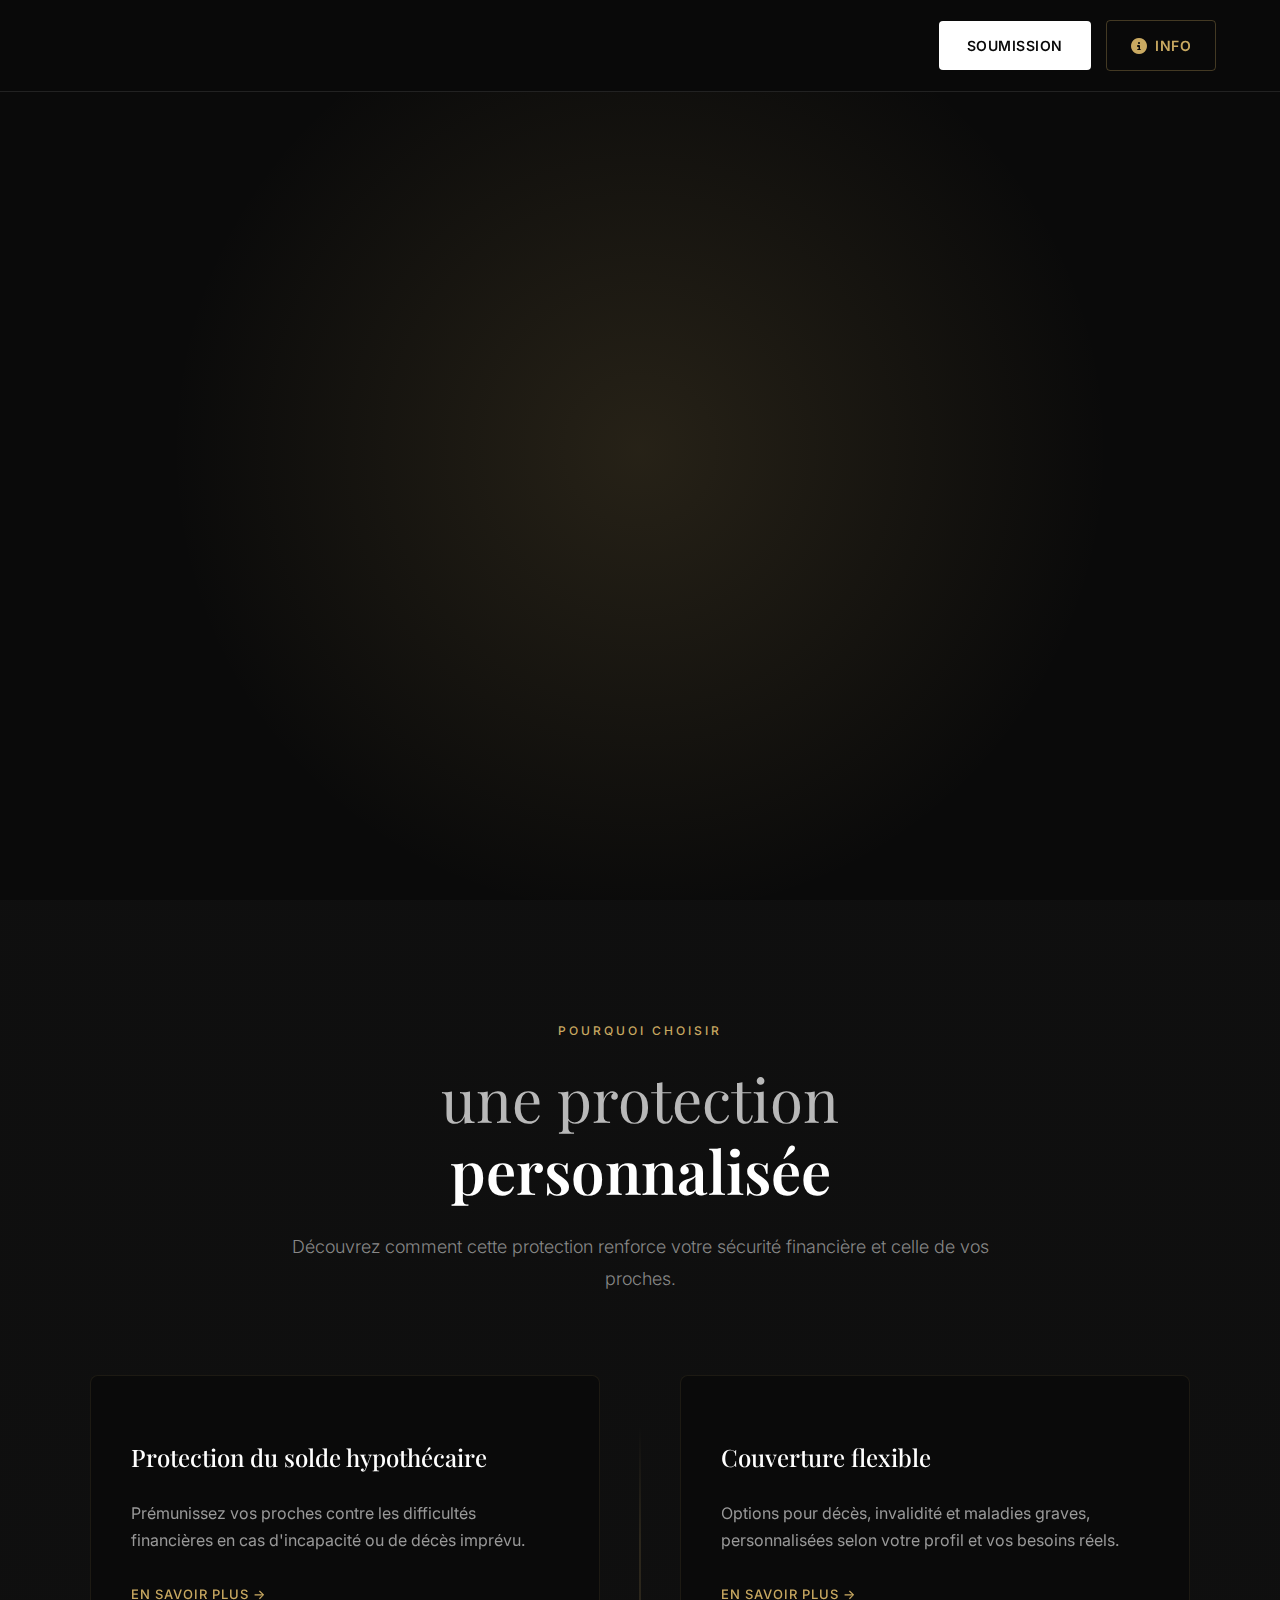
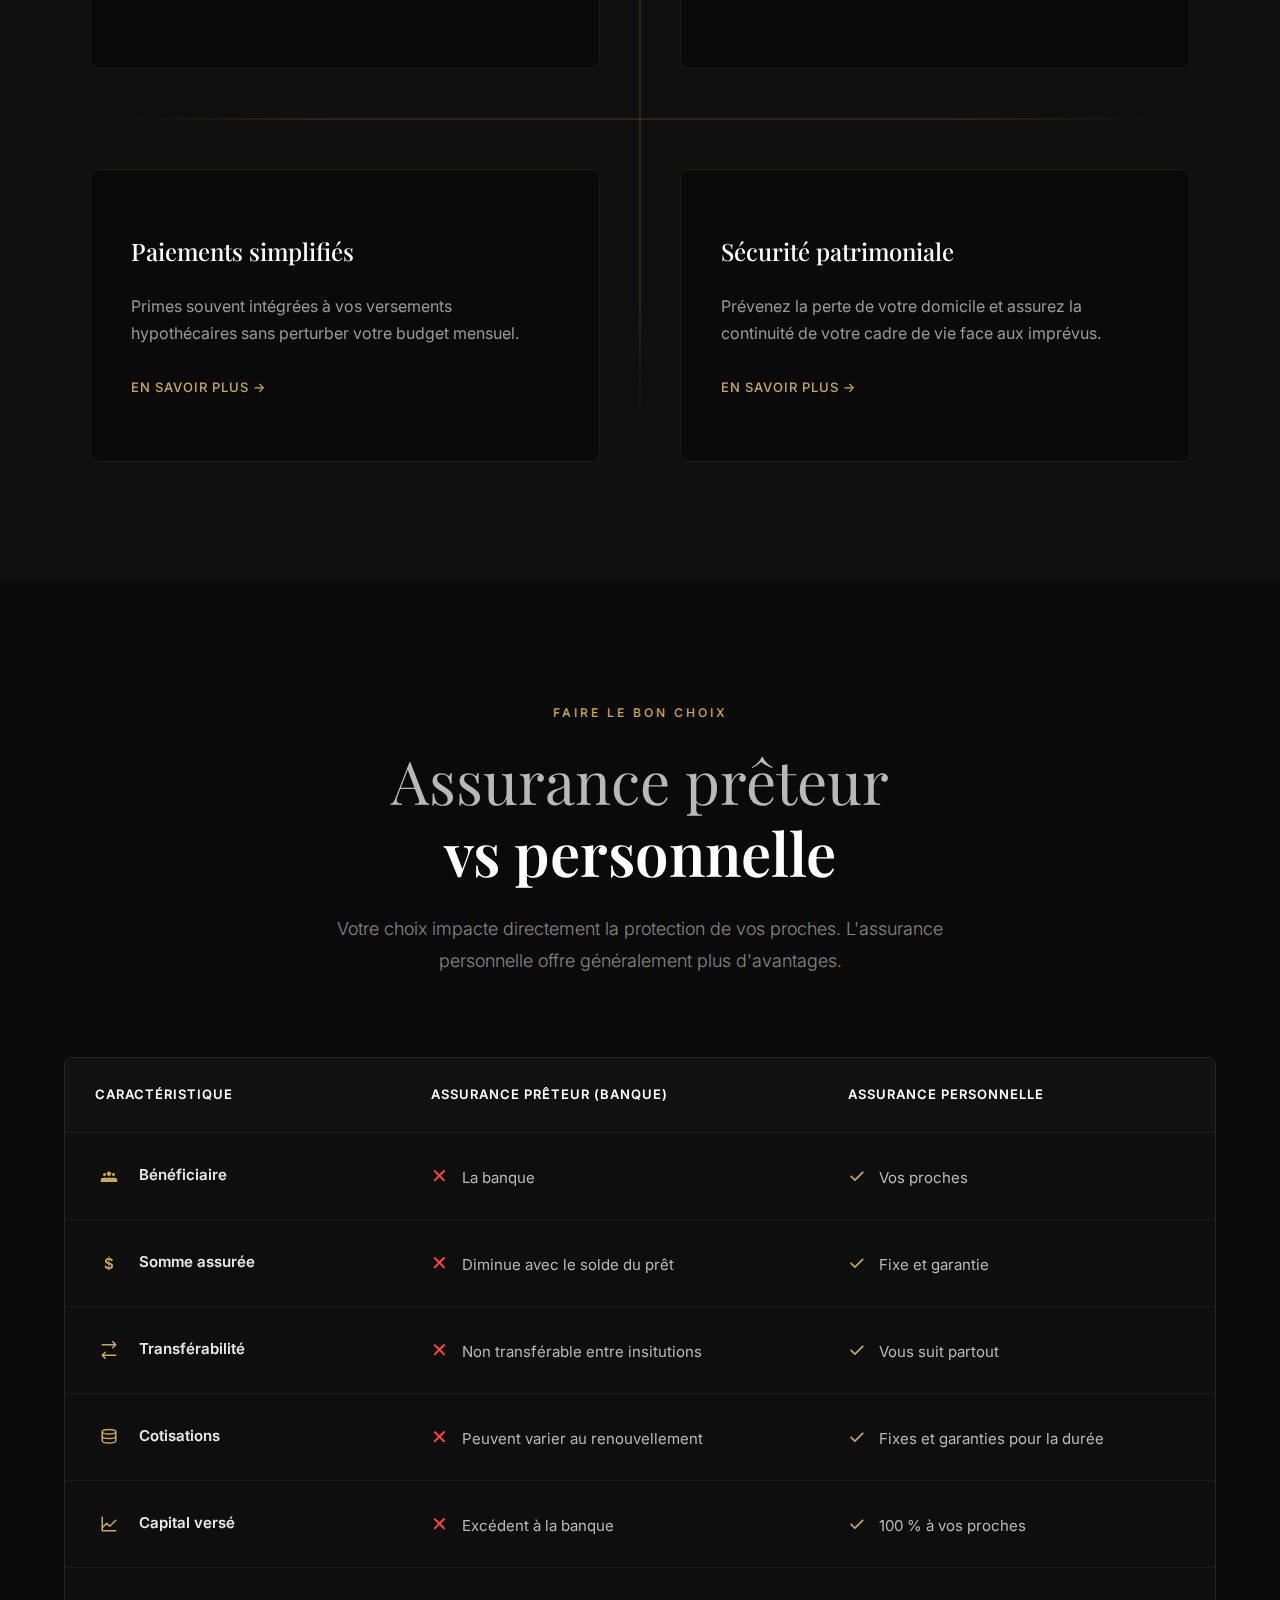
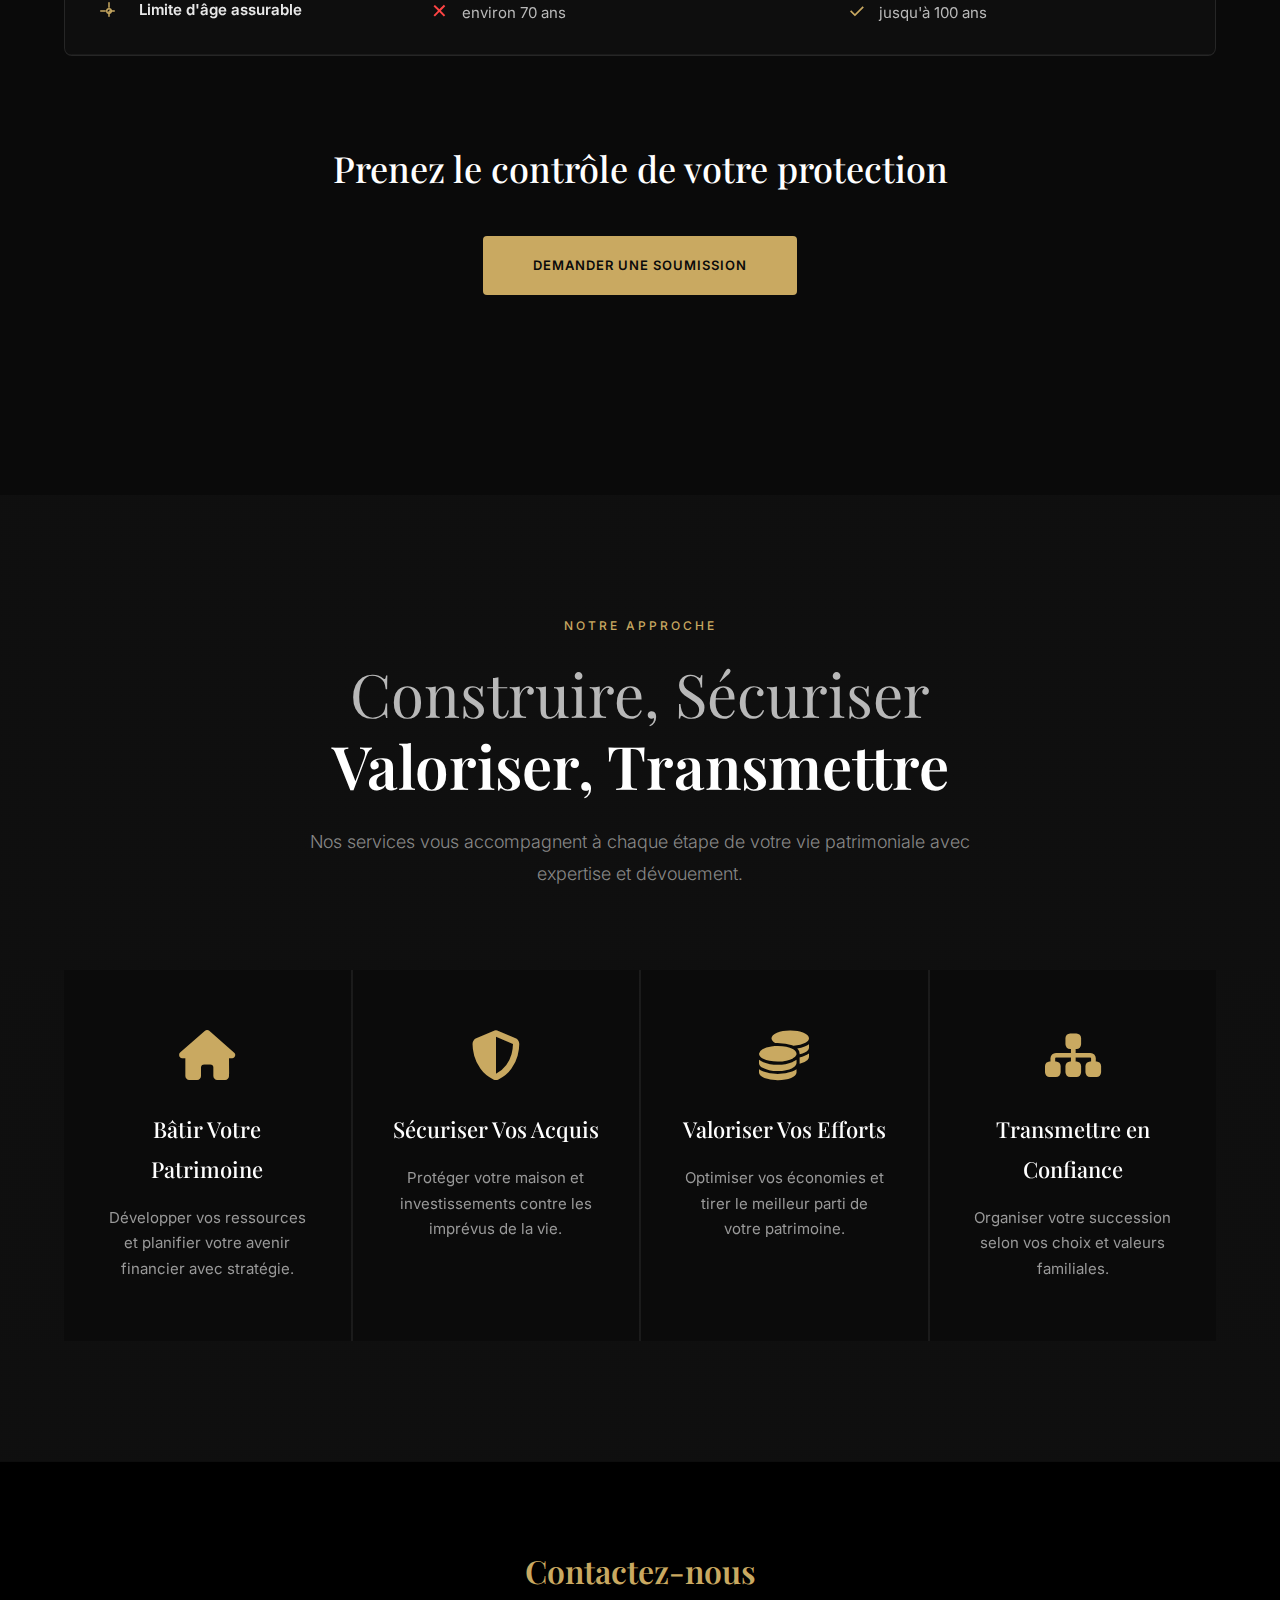
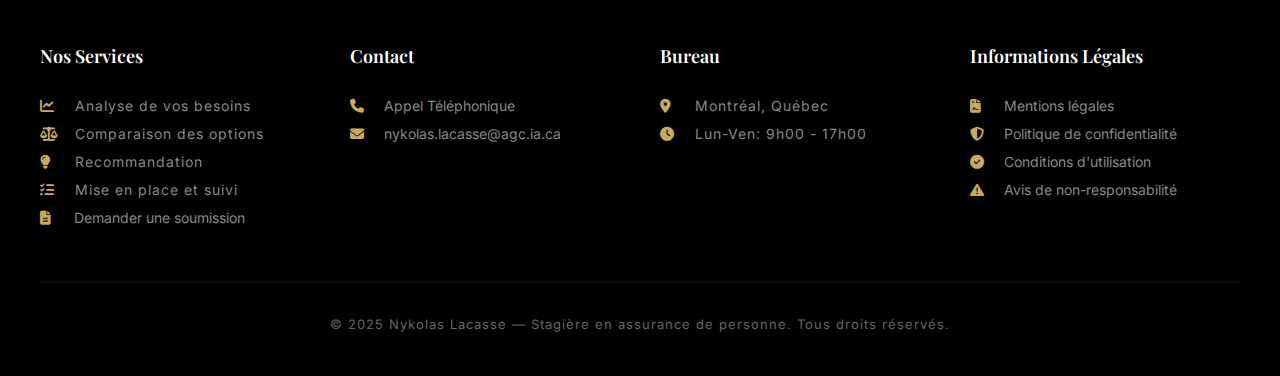
<file: index.html>
<!DOCTYPE html>
<html lang="fr">
<head>
  <meta charset="UTF-8">
  <meta http-equiv="refresh" content="0; url=Landing_page.html">
  <title>Redirection...</title>
</head>
<body>
  <p>Redirection en cours...</p>
  <script>
    window.location.href = "Landing_page.html";
  </script>
</body>
</html>
</file>
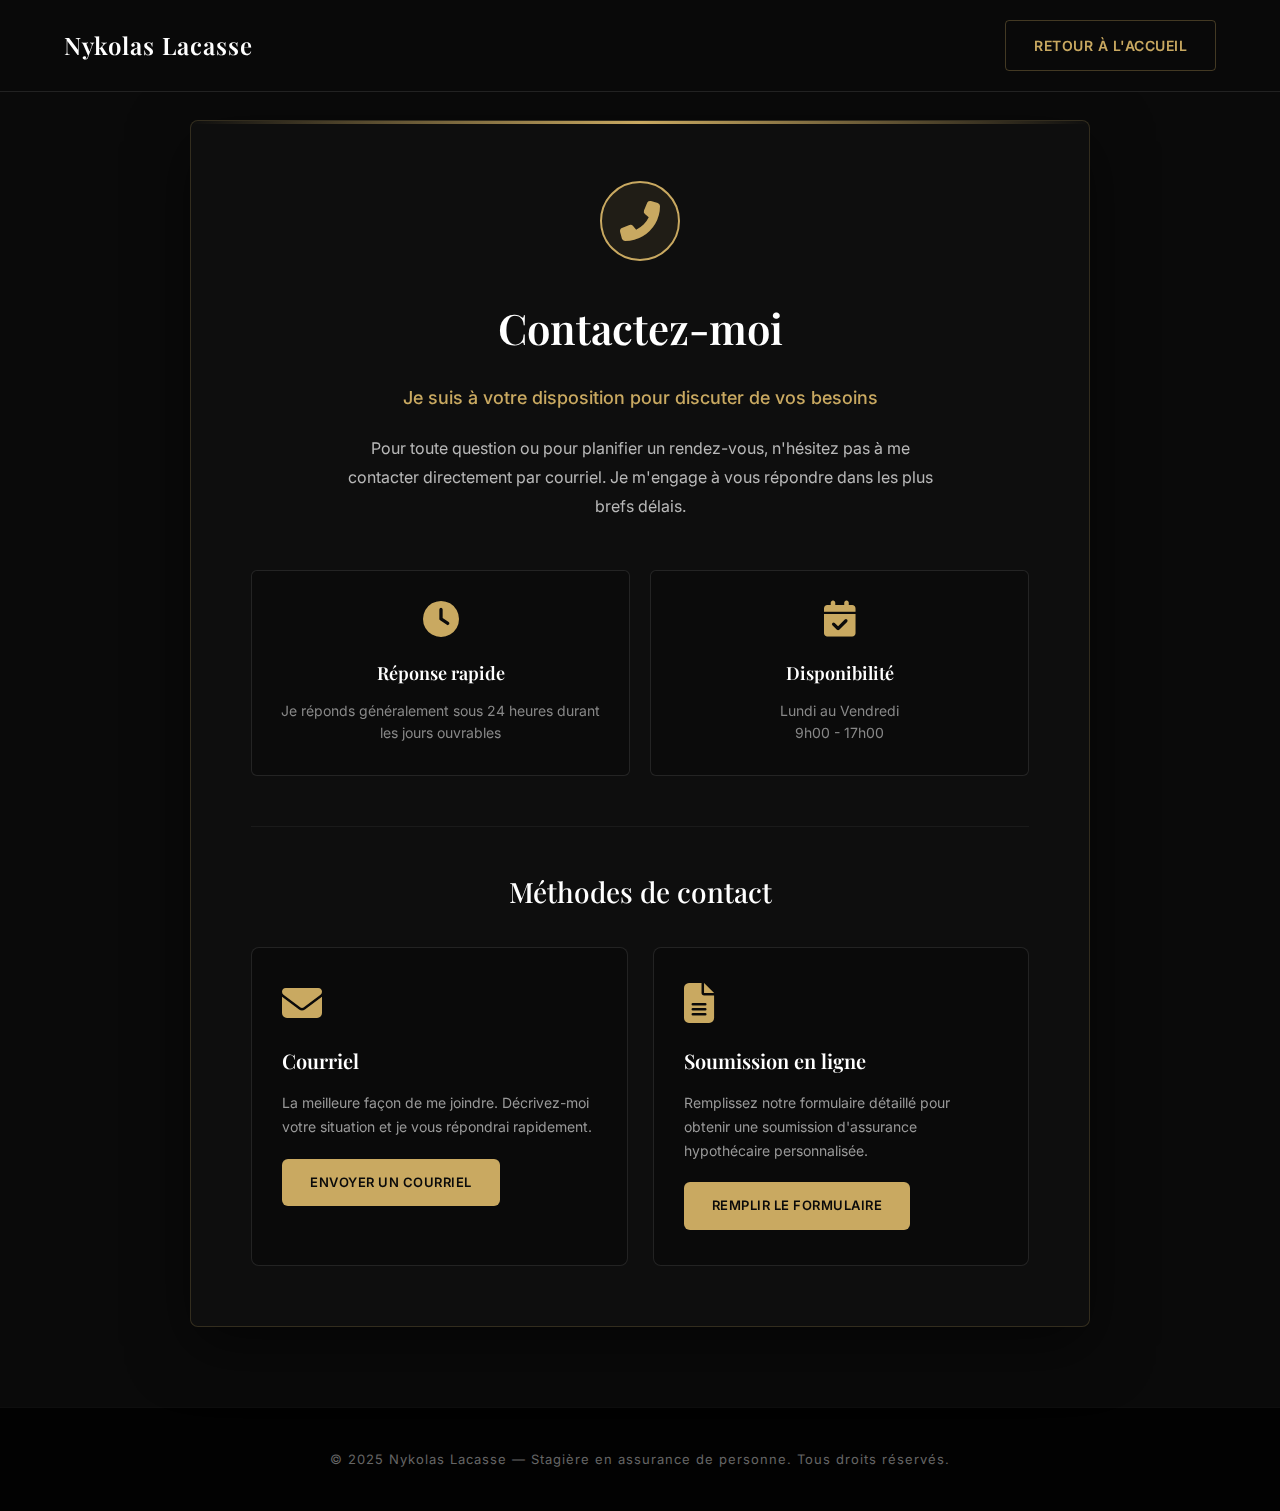
<file: contact-appel.html>
<!DOCTYPE html>
<html lang="fr">
<head>
  <meta charset="UTF-8">
  <meta name="viewport" content="width=device-width, initial-scale=1.0">
  <title>Demande de Contact - Nykolas Lacasse</title>
  <link rel="preconnect" href="https://fonts.googleapis.com">
  <link rel="preconnect" href="https://fonts.gstatic.com" crossorigin>
  <link href="https://fonts.googleapis.com/css2?family=Inter:wght@300;400;500;600;700&family=Playfair+Display:wght@400;500;600;700&display=swap" rel="stylesheet">
  <link rel="stylesheet" href="https://cdnjs.cloudflare.com/ajax/libs/font-awesome/6.5.0/css/all.min.css">
  <link rel="stylesheet" href="/style/contact-appel.css">
</head>
<body>

  <nav>
    <a href="Landing_page.html" class="logo">Nykolas Lacasse</a>
    <a href="Landing_page.html" class="nav-link">Retour à l'accueil</a>
  </nav>

  <section class="contact-section">
    <div class="contact-container">
      <div class="contact-header">
        <div class="contact-icon">
          <i class="fas fa-phone-alt"></i>
        </div>

        <h1 class="contact-title">Contactez-moi</h1>
        <p class="contact-subtitle">Je suis à votre disposition pour discuter de vos besoins</p>
        <p class="contact-description">
          Pour toute question ou pour planifier un rendez-vous, n'hésitez pas à me contacter directement par courriel. 
          Je m'engage à vous répondre dans les plus brefs délais.
        </p>
      </div>

      <div class="info-cards">
        <div class="info-card">
          <i class="fas fa-clock"></i>
          <h3>Réponse rapide</h3>
          <p>Je réponds généralement sous 24 heures durant les jours ouvrables</p>
        </div>
        <div class="info-card">
          <i class="fas fa-calendar-check"></i>
          <h3>Disponibilité</h3>
          <p>Lundi au Vendredi<br>9h00 - 17h00</p>
        </div>
      </div>

      <div class="contact-methods">
        <h2>Méthodes de contact</h2>
        <div class="method-grid">
          <div class="method-card">
            <i class="fas fa-envelope"></i>
            <h3>Courriel</h3>
            <p>La meilleure façon de me joindre. Décrivez-moi votre situation et je vous répondrai rapidement.</p>
            <a href="mailto:nykolas.lacasse@agc.ia.ca?subject=Demande de contact - Assurance Hypothécaire&body=Bonjour Nykolas,%0D%0A%0D%0AJe souhaite vous contacter concernant :%0D%0A%0D%0A[Décrivez brièvement votre besoin]%0D%0A%0D%0AMon nom : %0D%0AMon téléphone : %0D%0A%0D%0AMerci," class="method-btn">Envoyer un courriel</a>
          </div>

          <div class="method-card">
            <i class="fas fa-file-alt"></i>
            <h3>Soumission en ligne</h3>
            <p>Remplissez notre formulaire détaillé pour obtenir une soumission d'assurance hypothécaire personnalisée.</p>
            <a href="formulaire.html" class="method-btn">Remplir le formulaire</a>
          </div>
        </div>
      </div>
    </div>
  </section>

  <footer>
    <p>&copy; 2025 Nykolas Lacasse — Stagière en assurance de personne. Tous droits réservés.</p>
  </footer>

</body>
</html>
</file>
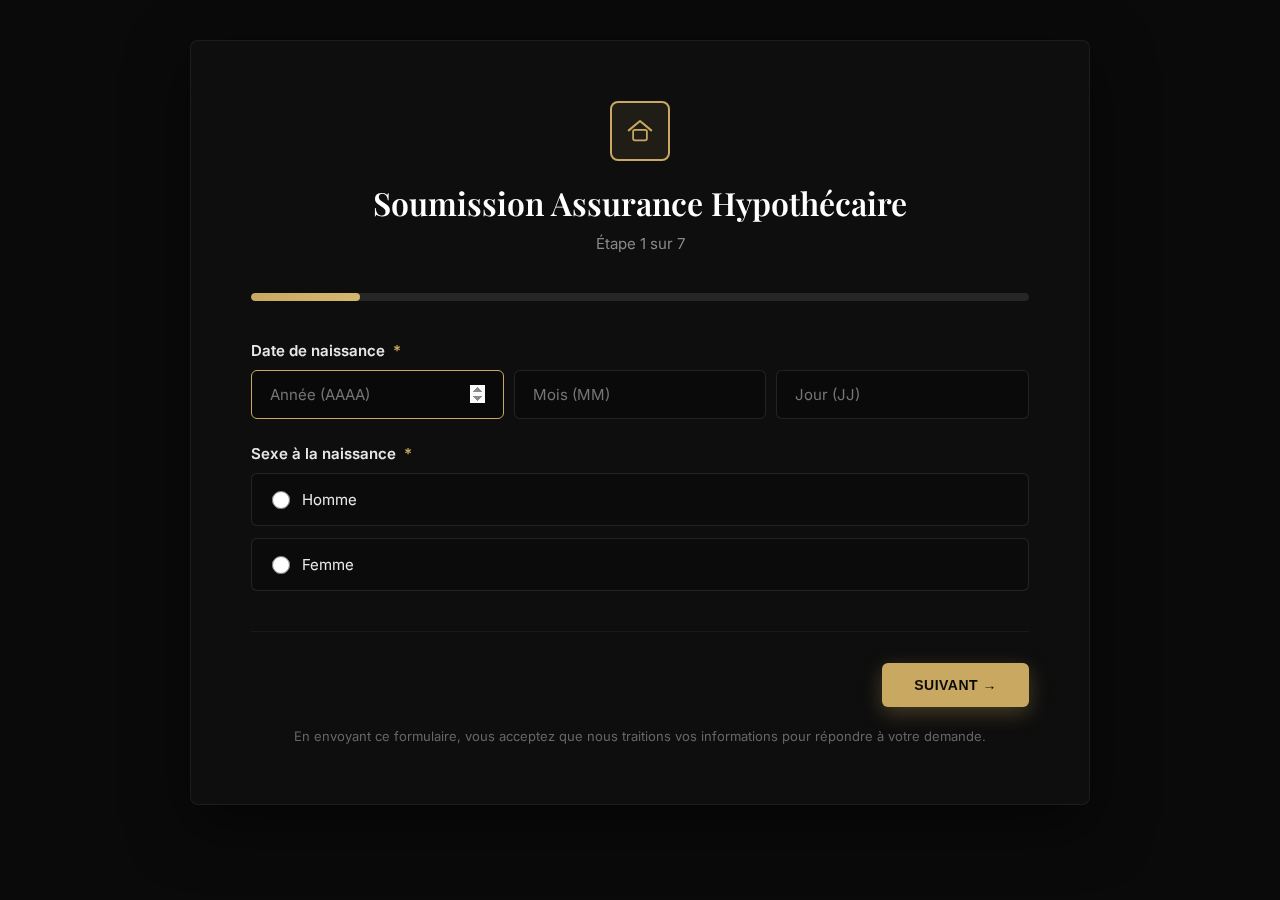
<file: formulaire.html>
<!DOCTYPE html>
<html lang="fr">
<head>
  <meta charset="UTF-8">
  <meta name="viewport" content="width=device-width, initial-scale=1.0">
  <title>Soumission Assurance Hypothécaire</title>
  <link rel="preconnect" href="https://fonts.googleapis.com">
  <link rel="preconnect" href="https://fonts.gstatic.com" crossorigin>
  <link href="https://fonts.googleapis.com/css2?family=Inter:wght@300;400;500;600;700&family=Playfair+Display:wght@400;500;600;700&display=swap" rel="stylesheet">
  <link rel="stylesheet" href="/style/formulaire.css">
</head>
<body>

  <div id="form-container">
    <form id="arcadia-form" method="POST" novalidate>
      <input type="hidden" name="_subject" value="Nouvelle soumission - Assurance Hypothécaire">
      <input type="hidden" name="_next" value="merci.html">
      <input type="hidden" name="_captcha" value="false">
      <input type="hidden" name="_replyto" id="_replyto_hidden" value="">
      <input type="hidden" name="date_naissance" id="date_naissance_hidden">
      <input type="hidden" name="co_date_naissance" id="co_date_naissance_hidden">

      <div class="form-header">
        <div class="form-icon">
          <svg width="30" height="30" viewBox="0 0 24 24" fill="none" xmlns="http://www.w3.org/2000/svg">
            <path d="M3 11.5L12 4l9 7.5" stroke="currentColor" stroke-width="1.6" stroke-linecap="round" stroke-linejoin="round"/>
            <rect x="6.5" y="11" width="11" height="8.5" rx="1.5" stroke="currentColor" stroke-width="1.4"/>
          </svg>
        </div>
        <div class="form-title">Soumission Assurance Hypothécaire</div>
        <div class="form-subtitle">Étape <span id="current-step-label">1</span> sur 7</div>
      </div>

      <div class="progress-wrapper">
        <div class="progress-bar">
          <div class="progress-fill" id="progress-fill"></div>
        </div>
      </div>

      <!-- STEP 1 -->
      <section class="form-step active" data-step="1">
        <div class="form-row">
          <label class="form-label">Date de naissance <span class="required-asterisk">*</span></label>
          <div class="date-input-group">
            <input type="number" id="dob-year" placeholder="Année (AAAA)" min="1900" max="2025">
            <input type="number" id="dob-month" placeholder="Mois (MM)" min="1" max="12">
            <input type="number" id="dob-day" placeholder="Jour (JJ)" min="1" max="31">
          </div>
          <div class="field-error" id="dob-error">Veuillez entrer une date valide</div>
        </div>

        <div class="form-row">
          <label class="form-label">Sexe à la naissance <span class="required-asterisk">*</span></label>
          <div class="radio-group">
            <div class="radio-option">
              <input type="radio" name="sexe_naissance" value="Homme" id="sexe-homme" required>
              <label for="sexe-homme">Homme</label>
            </div>
            <div class="radio-option">
              <input type="radio" name="sexe_naissance" value="Femme" id="sexe-femme" required>
              <label for="sexe-femme">Femme</label>
            </div>
          </div>
        </div>
      </section>

      <!-- STEP 2 -->
      <section class="form-step" data-step="2">
        <div class="form-row">
          <label class="form-label">Statut de tabagisme (au cours des 12 derniers mois) <span class="required-asterisk">*</span></label>
          <div class="radio-group">
            <div class="radio-option">
              <input type="radio" name="tabagisme" value="Fumeur" id="tab-fumeur" required>
              <label for="tab-fumeur">Fumeur (cigarette, vapoteuse, cigare, etc.)</label>
            </div>
            <div class="radio-option">
              <input type="radio" name="tabagisme" value="Fume occasionnellement" id="tab-occasion">
              <label for="tab-occasion">Fume à l'occasion (une fois cette année)</label>
            </div>
            <div class="radio-option">
              <input type="radio" name="tabagisme" value="Non-fumeur" id="tab-non">
              <label for="tab-non">Non-fumeur</label>
            </div>
          </div>
        </div>
      </section>

      <!-- STEP 3 -->
      <section class="form-step" data-step="3">
        <div class="form-row">
          <label class="form-label">Le besoin de l'assurance est pour : <span class="required-asterisk">*</span></label>
          <div class="radio-group">
            <div class="radio-option">
              <input type="radio" name="besoin_assurance" value="Futur achat" id="besoin-futur" required>
              <label for="besoin-futur">Futur achat</label>
            </div>
            <div class="radio-option">
              <input type="radio" name="besoin_assurance" value="Prêt en cours ou renouvellement" id="besoin-cours">
              <label for="besoin-cours">Prêt en cours ou renouvellement</label>
            </div>
          </div>
        </div>

        <div class="form-row" id="assurance-existante-row" style="display:none;">
          <label class="form-label">Avez-vous une assurance hypothécaire ? <span class="required-asterisk">*</span></label>
          <div class="radio-group">
            <div class="radio-option">
              <input type="radio" name="assurance_existante" value="Oui" id="ass-oui">
              <label for="ass-oui">Oui</label>
            </div>
            <div class="radio-option">
              <input type="radio" name="assurance_existante" value="Non" id="ass-non">
              <label for="ass-non">Non</label>
            </div>
          </div>
        </div>

        <div class="form-row" id="assurance-institution-row" style="display:none;">
          <label class="form-label">Avec quelle institution ?</label>
          <input type="text" name="assurance_institution" placeholder="Nom de l'institution">
        </div>
      </section>

      <!-- STEP 4 -->
      <section class="form-step" data-step="4">
        <div class="form-row">
          <label class="form-label">Aurez-vous un(e) Partenaire d'emprunt ? <span class="required-asterisk">*</span></label>
          <div class="radio-group">
            <div class="radio-option">
              <input type="radio" name="co_emprunteur_present" value="Oui" id="co-oui" required>
              <label for="co-oui">Oui</label>
            </div>
            <div class="radio-option">
              <input type="radio" name="co_emprunteur_present" value="Non" id="co-non">
              <label for="co-non">Non</label>
            </div>
          </div>
        </div>

        <div id="coempr-row" style="display:none; margin-top:20px;">
          <div class="form-row">
            <label class="form-label">Date de naissance du co-emprunteur <span class="required-asterisk">*</span></label>
            <div class="date-input-group">
              <input type="number" id="co-dob-year" placeholder="Année (AAAA)" min="1900" max="2025">
              <input type="number" id="co-dob-month" placeholder="Mois (MM)" min="1" max="12">
              <input type="number" id="co-dob-day" placeholder="Jour (JJ)" min="1" max="31">
            </div>
            <div class="field-error" id="co-dob-error">Veuillez entrer une date valide</div>
          </div>

          <div class="form-row">
            <label class="form-label">Sexe à la naissance du co-emprunteur <span class="required-asterisk">*</span></label>
            <div class="radio-group">
              <div class="radio-option">
                <input type="radio" name="co_sexe_naissance" value="Homme" id="co-sexe-homme">
                <label for="co-sexe-homme">Homme</label>
              </div>
              <div class="radio-option">
                <input type="radio" name="co_sexe_naissance" value="Femme" id="co-sexe-femme">
                <label for="co-sexe-femme">Femme</label>
              </div>
            </div>
          </div>

          <div class="form-row">
            <label class="form-label">Statut de tabagisme du co-emprunteur (12 derniers mois) <span class="required-asterisk">*</span></label>
            <div class="radio-group">
              <div class="radio-option">
                <input type="radio" name="co_tabagisme" value="Fumeur" id="co-tab-fumeur">
                <label for="co-tab-fumeur">Fumeur (cigarette, vapoteuse, cigare, etc.)</label>
              </div>
              <div class="radio-option">
                <input type="radio" name="co_tabagisme" value="Fume occasionnellement" id="co-tab-occasion">
                <label for="co-tab-occasion">Fume à l'occasion</label>
              </div>
              <div class="radio-option">
                <input type="radio" name="co_tabagisme" value="Non-fumeur" id="co-tab-non">
                <label for="co-tab-non">Non-fumeur</label>
              </div>
            </div>
          </div>
        </div>
      </section>

      <!-- STEP 5 -->
      <section class="form-step" data-step="5">
        <div class="form-row">
          <label class="form-label">Montant du prêt (CAD) <span class="required-asterisk">*</span></label>
          <input type="number" name="montant_pret" min="0" step="0.01" placeholder="Ex: 250000" required>
        </div>

        <div class="form-row">
          <label class="form-label">Durée du prêt (années) <span class="required-asterisk">*</span></label>
          <input type="number" name="duree_pret" min="1" max="40" placeholder="Ex: 25" required>
        </div>
      </section>

      <!-- STEP 6 -->
      <section class="form-step" data-step="6">
        <div class="form-row">
          <label class="form-label">Quel est votre budget mensuel approximatif pour cette assurance ? <span class="required-asterisk">*</span></label>
          <input type="number" name="budget_mensuel" min="0" placeholder="Ex: 100" required>
        </div>

        <div class="form-row">
          <label class="form-label">Comment décririez-vous votre état de santé général ? <span class="required-asterisk">*</span></label>
          <select name="etat_sante" required>
            <option value="" selected disabled>Choisissez une option</option>
            <option>Excellent</option>
            <option>Très bon</option>
            <option>Bon</option>
            <option>Passable</option>
            <option>Mauvais</option>
          </select>
        </div>
      </section>

      <!-- STEP 7 -->
      <section class="form-step" data-step="7">
        <div class="form-row">
          <label class="form-label">Nom <span class="required-asterisk">*</span></label>
          <input type="text" name="nom" required>
        </div>

        <div class="form-row">
          <label class="form-label">Prénom <span class="required-asterisk">*</span></label>
          <input type="text" name="prenom" required>
        </div>

        <div class="form-row">
          <label class="form-label">Adresse courriel <span class="required-asterisk">*</span></label>
          <input type="email" id="client-email" name="email" required placeholder="exemple@courriel.com">
          <div class="field-error" id="email-error">Veuillez entrer une adresse courriel valide</div>
        </div>

        <div class="form-row">
          <label class="form-label">Téléphone <span class="required-asterisk">*</span></label>
          <input type="tel" id="client-phone" name="telephone" required placeholder="(514) 123-4567">
          <div class="field-error" id="phone-error">Format valide: (XXX) XXX-XXXX ou XXX-XXX-XXXX</div>
        </div>

        <div class="form-row">
          <label class="form-label">Code Postal <span class="required-asterisk">*</span></label>
          <input type="text" id="client-postal" name="code_postal" required placeholder="H3Z 1X4">
          <div class="field-error" id="postal-error">Format valide: A1A 1A1 ou A1A1A1</div>
        </div>

        <div class="form-row">
          <div class="checkbox-wrapper">
              <input type="checkbox" id="agree" name="accept_conditions" required>
              <label for="agree">J'ai lu et j'accepte les <a href="termes-et-conditions.html" target="_blank">Conditions d'Utilisation et la Politique de Confidentialité</a>. <span class="required-asterisk">*</span></label>
          </div>
       </div>
      </section>

      <div class="form-footer">
        <button type="button" id="prevBtn" class="btn-form btn-outline" style="visibility:hidden;">← Précédent</button>
        <div style="display:flex; gap:15px; align-items:center; flex-wrap:wrap;">
          <div id="stepError" class="form-error">Veuillez remplir tous les champs requis.</div>
          <button type="button" id="nextBtn" class="btn-form btn-primary">Suivant →</button>
          <button type="submit" id="submitBtn" class="btn-form btn-primary" style="display:none;">Envoyer</button>
        </div>
      </div>

      <div class="form-legal">En envoyant ce formulaire, vous acceptez que nous traitions vos informations pour répondre à votre demande.</div>
    </form>
  </div>

  <script>
    (function(){
      const form = document.getElementById('arcadia-form');
      const steps = Array.from(document.querySelectorAll('.form-step'));
      const totalSteps = steps.length;
      let current = 0;

      const prevBtn = document.getElementById('prevBtn');
      const nextBtn = document.getElementById('nextBtn');
      const submitBtn = document.getElementById('submitBtn');
      const progressFill = document.getElementById('progress-fill');
      const stepLabel = document.getElementById('current-step-label');
      const errorBox = document.getElementById('stepError');

      // Date inputs
      const dobYear = document.getElementById('dob-year');
      const dobMonth = document.getElementById('dob-month');
      const dobDay = document.getElementById('dob-day');
      const dobHidden = document.getElementById('date_naissance_hidden');
      const dobError = document.getElementById('dob-error');

      const coDobYear = document.getElementById('co-dob-year');
      const coDobMonth = document.getElementById('co-dob-month');
      const coDobDay = document.getElementById('co-dob-day');
      const coDobHidden = document.getElementById('co_date_naissance_hidden');
      const coDobError = document.getElementById('co-dob-error');

      // Contact validation
      const clientEmail = document.getElementById('client-email');
      const clientPhone = document.getElementById('client-phone');
      const clientPostal = document.getElementById('client-postal');
      const emailError = document.getElementById('email-error');
      const phoneError = document.getElementById('phone-error');
      const postalError = document.getElementById('postal-error');

      // Auto-advance date fields
      dobYear.addEventListener('input', function() {
        if (this.value.length === 4) dobMonth.focus();
      });
      dobMonth.addEventListener('input', function() {
        if (this.value.length === 2) dobDay.focus();
      });

      coDobYear.addEventListener('input', function() {
        if (this.value.length === 4) coDobMonth.focus();
      });
      coDobMonth.addEventListener('input', function() {
        if (this.value.length === 2) coDobDay.focus();
      });

      // Validate and update date
      function updateDate(year, month, day, hidden, error) {
        if (year.value && month.value && day.value) {
          const y = parseInt(year.value);
          const m = parseInt(month.value);
          const d = parseInt(day.value);
          
          if (y >= 1900 && y <= 2025 && m >= 1 && m <= 12 && d >= 1 && d <= 31) {
            const dateStr = `${y}-${String(m).padStart(2,'0')}-${String(d).padStart(2,'0')}`;
            hidden.value = dateStr;
            error.style.display = 'none';
            year.classList.remove('invalid');
            month.classList.remove('invalid');
            day.classList.remove('invalid');
          } else {
            hidden.value = '';
            error.style.display = 'block';
            year.classList.add('invalid');
            month.classList.add('invalid');
            day.classList.add('invalid');
          }
        }
      }

      dobYear.addEventListener('input', () => updateDate(dobYear, dobMonth, dobDay, dobHidden, dobError));
      dobMonth.addEventListener('input', () => updateDate(dobYear, dobMonth, dobDay, dobHidden, dobError));
      dobDay.addEventListener('input', () => updateDate(dobYear, dobMonth, dobDay, dobHidden, dobError));

      coDobYear.addEventListener('input', () => updateDate(coDobYear, coDobMonth, coDobDay, coDobHidden, coDobError));
      coDobMonth.addEventListener('input', () => updateDate(coDobYear, coDobMonth, coDobDay, coDobHidden, coDobError));
      coDobDay.addEventListener('input', () => updateDate(coDobYear, coDobMonth, coDobDay, coDobHidden, coDobError));

      // Email validation
      clientEmail.addEventListener('blur', function() {
        const emailRegex = /^[^\s@]+@[^\s@]+\.[^\s@]+$/;
        if (this.value && !emailRegex.test(this.value)) {
          emailError.style.display = 'block';
          this.classList.add('invalid');
        } else {
          emailError.style.display = 'none';
          this.classList.remove('invalid');
        }
      });

      // Phone validation and formatting
      clientPhone.addEventListener('blur', function() {
        const cleaned = this.value.replace(/\D/g, '');
        if (this.value && cleaned.length !== 10) {
          phoneError.style.display = 'block';
          this.classList.add('invalid');
        } else if (cleaned.length === 10) {
          this.value = `(${cleaned.slice(0,3)}) ${cleaned.slice(3,6)}-${cleaned.slice(6)}`;
          phoneError.style.display = 'none';
          this.classList.remove('invalid');
        }
      });

      // Postal code validation and formatting
      clientPostal.addEventListener('blur', function() {
        const cleaned = this.value.replace(/\s/g, '').toUpperCase();
        const postalRegex = /^[A-Z]\d[A-Z]\d[A-Z]\d$/;
        if (this.value && !postalRegex.test(cleaned)) {
          postalError.style.display = 'block';
          this.classList.add('invalid');
        } else if (postalRegex.test(cleaned)) {
          this.value = `${cleaned.slice(0,3)} ${cleaned.slice(3)}`;
          postalError.style.display = 'none';
          this.classList.remove('invalid');
        }
      });

      function showStep(index){
        steps.forEach((s,i)=> s.classList.toggle('active', i===index));
        current = index;
        const pct = Math.round(((index+1)/totalSteps)*100);
        progressFill.style.width = pct + '%';
        stepLabel.textContent = (index+1);
        prevBtn.style.visibility = index === 0 ? 'hidden' : 'visible';
        nextBtn.style.display = index === totalSteps-1 ? 'none' : 'inline-block';
        submitBtn.style.display = index === totalSteps-1 ? 'inline-block' : 'none';
        errorBox.style.display = 'none';
        
        const firstInput = steps[index].querySelector('input:not([type="hidden"]):not([type="radio"]):not([type="checkbox"]), select, textarea');
        if(firstInput) {
          setTimeout(() => firstInput.focus(), 100);
        }
      }

      function validateCurrentStep(){
        errorBox.style.display = 'none';
        const currentStepEl = steps[current];
        const requiredFields = Array.from(currentStepEl.querySelectorAll('[required]'));

        // Special validation for date fields in step 1
        if (current === 0) {
          if (!dobHidden.value) {
            dobError.style.display = 'block';
            return false;
          }
        }

        // Special validation for co-borrower date in step 4
        if (current === 3) {
          const coYesChecked = document.getElementById('co-oui').checked;
          if (coYesChecked && !coDobHidden.value) {
            coDobError.style.display = 'block';
            return false;
          }
        }

        // Special validation for step 3 conditional fields
        if (current === 2) {
          const pretCoursChecked = document.getElementById('besoin-cours').checked;
          if (pretCoursChecked) {
            const assuranceRadios = Array.from(currentStepEl.querySelectorAll('input[name="assurance_existante"]'));
            const anyAssuranceChecked = assuranceRadios.some(r => r.checked);
            if (!anyAssuranceChecked) {
              return false;
            }
          }
        }

        // Special validation for step 7 contact info
        if (current === 6) {
          const emailRegex = /^[^\s@]+@[^\s@]+\.[^\s@]+$/;
          if (!emailRegex.test(clientEmail.value)) {
            emailError.style.display = 'block';
            clientEmail.classList.add('invalid');
            return false;
          }

          const cleanedPhone = clientPhone.value.replace(/\D/g, '');
          if (cleanedPhone.length !== 10) {
            phoneError.style.display = 'block';
            clientPhone.classList.add('invalid');
            return false;
          }

          const cleanedPostal = clientPostal.value.replace(/\s/g, '').toUpperCase();
          const postalRegex = /^[A-Z]\d[A-Z]\d[A-Z]\d$/;
          if (!postalRegex.test(cleanedPostal)) {
            postalError.style.display = 'block';
            clientPostal.classList.add('invalid');
            return false;
          }
        }
        
        for (let el of requiredFields){
          if (el.type === 'radio'){
            const name = el.name;
            const radiosInCurrentStep = Array.from(currentStepEl.querySelectorAll('input[name="'+name+'"]'));
            const anyChecked = radiosInCurrentStep.some(r=> r.checked);
            if (!anyChecked) return false;
          } else if (el.type === 'checkbox'){
            if (!el.checked) return false;
          } else if (!el.value || el.value.trim() === '') {
            return false;
          }
        }
        return true;
      }

      nextBtn.addEventListener('click', function(){
        if (!validateCurrentStep()){
          errorBox.style.display = 'block';
          return;
        }
        showStep(current+1);
      });

      prevBtn.addEventListener('click', function(){
        showStep(current-1);
      });

      // Conditional fields - besoin assurance (Step 3)
      const besoinRadios = form.querySelectorAll('input[name="besoin_assurance"]');
      const assuranceExistanteRow = document.getElementById('assurance-existante-row');
      const institutionRow = document.getElementById('assurance-institution-row');
      
      besoinRadios.forEach(r => {
        r.addEventListener('change', () => {
          if (r.value === 'Prêt en cours ou renouvellement' && r.checked) {
            assuranceExistanteRow.style.display = 'block';
            const assRadios = assuranceExistanteRow.querySelectorAll('input[type="radio"]');
            assRadios.forEach(ar => ar.required = true);
          } else if (r.checked) {
            assuranceExistanteRow.style.display = 'none';
            institutionRow.style.display = 'none';
            const assRadios = assuranceExistanteRow.querySelectorAll('input[type="radio"]');
            assRadios.forEach(ar => {
              ar.required = false;
              ar.checked = false;
            });
            const instInput = institutionRow.querySelector('input');
            if (instInput) instInput.value = '';
          }
        });
      });

      // Conditional fields - assurance institution
      const assuranceRadios = form.querySelectorAll('input[name="assurance_existante"]');
      assuranceRadios.forEach(r=>{
        r.addEventListener('change', ()=>{
          if (r.value === 'Oui' && r.checked){
            institutionRow.style.display = 'block';
          } else if (r.checked) {
            institutionRow.style.display = 'none';
            const instInput = institutionRow.querySelector('input');
            if (instInput) instInput.value = '';
          }
        });
      });

      // Conditional fields - co-emprunteur
      const coRadios = form.querySelectorAll('input[name="co_emprunteur_present"]');
      const coRow = document.getElementById('coempr-row');
      coRadios.forEach(r=>{
        r.addEventListener('change', ()=>{
          if (r.value === 'Oui' && r.checked){
            coRow.style.display = 'block';
            const radios = coRow.querySelectorAll('input[type="radio"]');
            radios.forEach(radio => radio.required = true);
          } else if (r.checked) {
            coRow.style.display = 'none';
            coDobYear.value = '';
            coDobMonth.value = '';
            coDobDay.value = '';
            coDobHidden.value = '';
            coDobError.style.display = 'none';
            const radios = coRow.querySelectorAll('input[type="radio"]');
            radios.forEach(radio => {
              radio.required = false;
              radio.checked = false;
            });
          }
        });
      });

      // Update hidden _replyto field
      const clientEmailInput = document.getElementById('client-email');
      const replytoHidden = document.getElementById('_replyto_hidden');
      if (clientEmailInput) {
        clientEmailInput.addEventListener('input', ()=> {
          replytoHidden.value = clientEmailInput.value || '';
        });
      }

      showStep(0);

      // ========================================
      // FORM SUBMISSION - MODIFIÉ
      // ========================================
      form.addEventListener('submit', function(e){
        e.preventDefault();

        if (!validateCurrentStep()){
          errorBox.style.display = 'block';
          errorBox.scrollIntoView({behavior: "smooth", block: "center"});
          return;
        }

        // Update _replyto with email
  const emailValue = clientEmailInput ? clientEmailInput.value : '';
  if (emailValue && replytoHidden) {
    replytoHidden.value = emailValue;
  }

  const FORMSPREE_URL = "https://nykolas.app.n8n.cloud/webhook/soumission-assurance";

  submitBtn.disabled = true;
  submitBtn.textContent = 'Envoi en cours...';

  const fd = new FormData(form);

  fetch(FORMSPREE_URL, {
    method: "POST",
    body: fd,
    headers: {
      'Accept': 'application/json'
    }
  })
  .then(response => {
    if (response.ok) {
      return response.json();
    } else {
      return response.json().then(data => {
        throw new Error(data.error || 'Erreur lors de l\'envoi');
      });
    }
  })
  .then(() => {
    // ✅ NOUVELLE LOGIQUE - Passer les paramètres à merci.html
    const nom = form.querySelector('input[name="nom"]').value;
    const prenom = form.querySelector('input[name="prenom"]').value;
    const email = form.querySelector('input[name="email"]').value;
    const telephone = form.querySelector('input[name="telephone"]').value;

    // Construire l'URL avec paramètres
    const params = new URLSearchParams({
      nom: nom,
      prenom: prenom,
      email: email,
      telephone: telephone
    });

    // Rediriger vers merci.html avec les paramètres
    window.location.href = `merci.html?${params.toString()}`;
  })
  .catch(err => {
          console.error(err);
          alert("Erreur lors de l'envoi : " + err.message);
          submitBtn.disabled = false;
          submitBtn.textContent = 'Envoyer';
        });
      });

    })();
  </script>

</body>
</html>
</file>
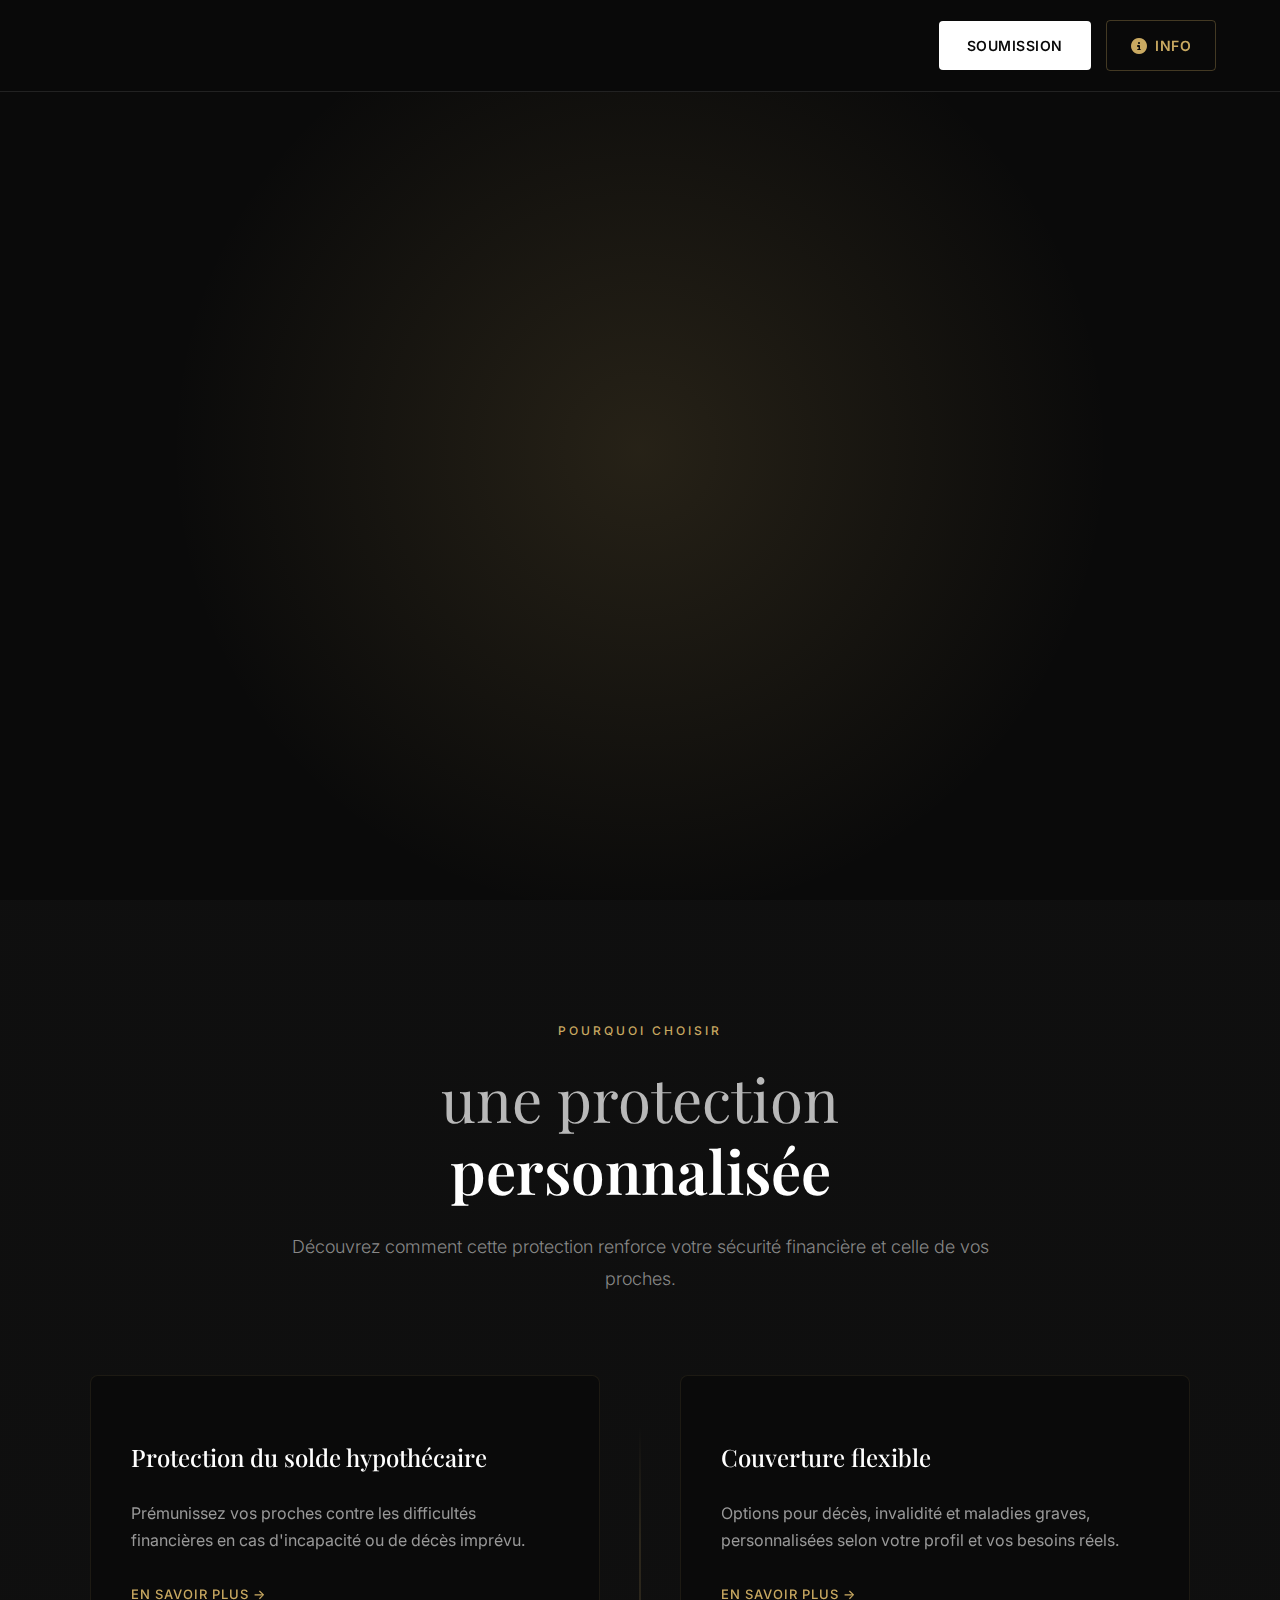
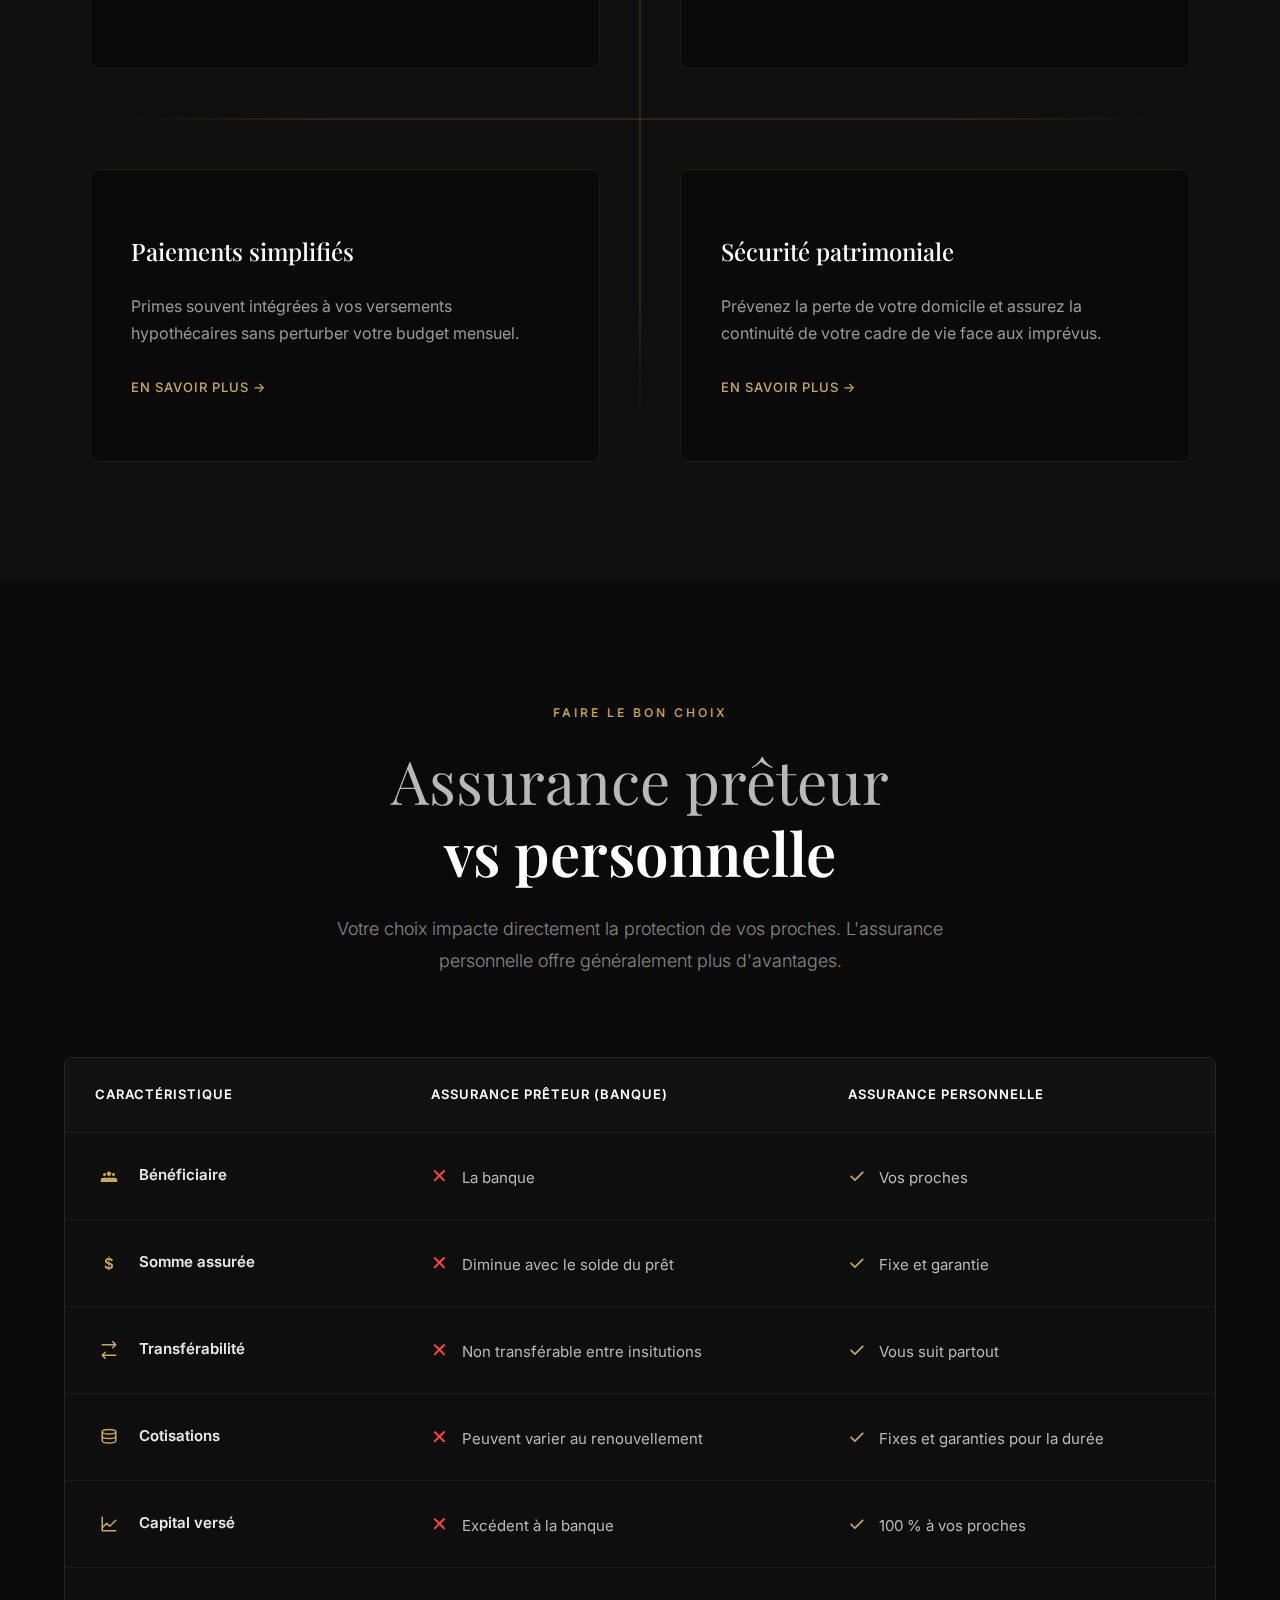
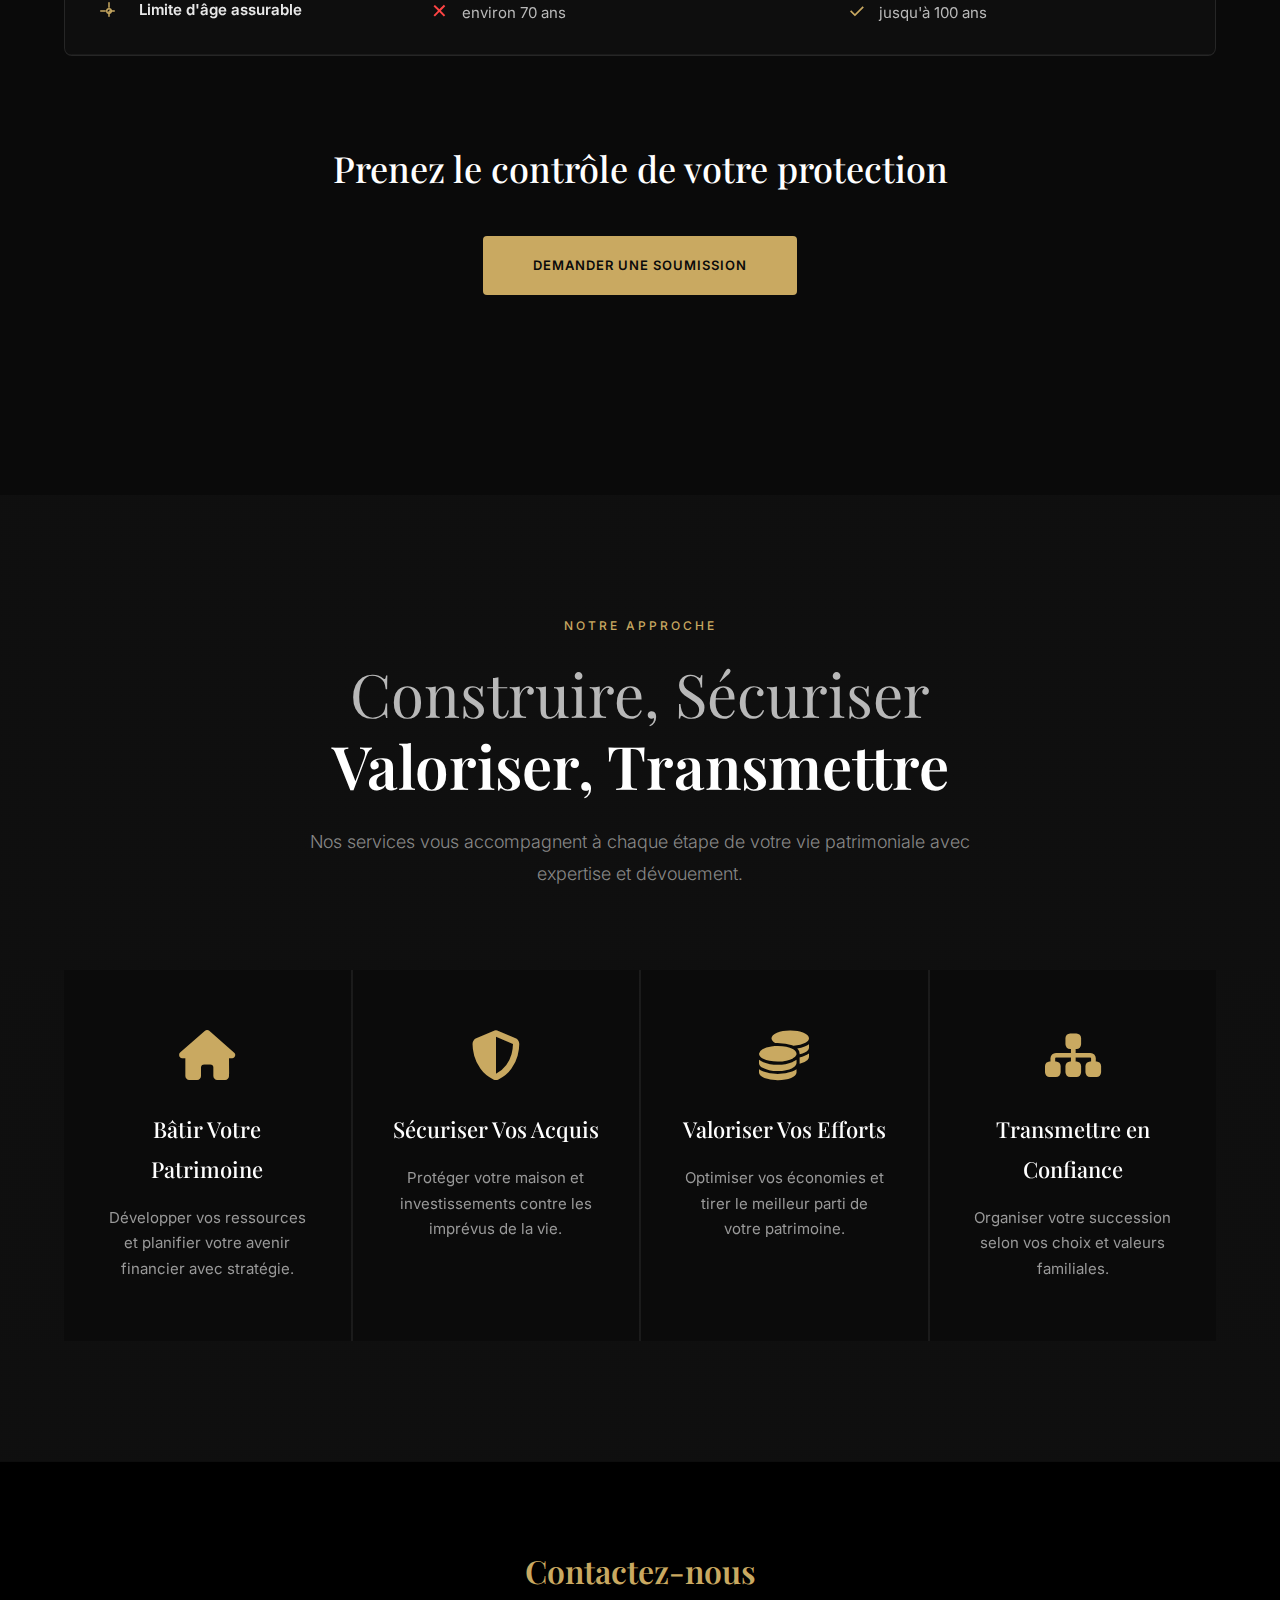
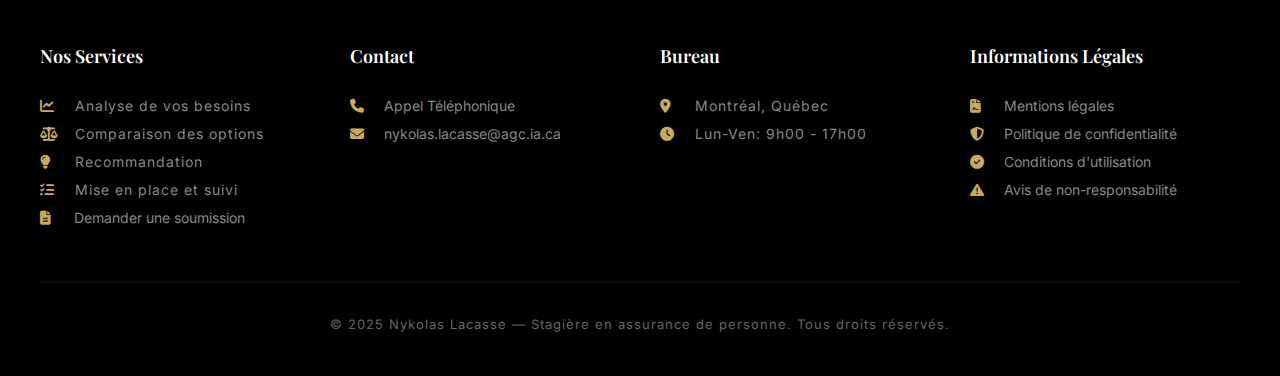
<file: Landing_page.html>
<!DOCTYPE html>
<html lang="fr">
<head>
  <meta charset="UTF-8" />
  <meta name="viewport" content="width=device-width, initial-scale=1.0"/>
  <title>Assurance Hypothécaire</title>
  <link rel="preconnect" href="https://fonts.googleapis.com">
  <link rel="preconnect" href="https://fonts.gstatic.com" crossorigin>
  <link href="https://fonts.googleapis.com/css2?family=Inter:wght@300;400;500;600;700&family=Playfair+Display:wght@400;500;600;700&display=swap" rel="stylesheet">
  <link rel="stylesheet" href="https://cdnjs.cloudflare.com/ajax/libs/font-awesome/6.5.0/css/all.min.css">
  <link rel="stylesheet" href="/style/Landing_page.css">
</head>
<body>

  <nav>
    <div class="logo"></div>
      <div class="nav-buttons">
        <a href="formulaire.html" class="nav-cta">Soumission</a>
        <a href="#contact" class="nav-info"><i class="fas fa-info-circle"></i> Info</a>
      </div>
  </nav>

  <header class="hero">
    <div class="hero-content">
      <div class="hero-eyebrow">Stagière en assurance de personne</div>
      <h1>
        Assurance <span class="highlight">hypothécaire</span>
      </h1>
      <p class="hero-description">Sécurisez votre patrimoine et protégez vos proches avec une assurance hypothécaire adaptée à votre réalité.</p>
      <div class="hero-buttons">
        <a href="formulaire.html" 
           target="_blank" class="btn-hero-primary">Obtenir une soumission</a>
        <a href="#avantages" class="btn-hero-secondary">Découvrir les avantages</a>
      </div>
    </div>
  </header>

  <main>
    <!-- Avantages -->
    <section class="advantages" id="avantages">
      <div class="section-title-wrapper">
        <div class="section-eyebrow">Pourquoi choisir</div>
        <h2 class="section-title">
          <span class="line1">une protection</span>
          <span class="line2">personnalisée</span>
        </h2>
        <p class="section-description">Découvrez comment cette protection renforce votre sécurité financière et celle de vos proches.</p>
      </div>
      <div class="grid">
        <div class="card">
          <h3>Protection du solde hypothécaire</h3>
          <p>Prémunissez vos proches contre les difficultés financières en cas d'incapacité ou de décès imprévu.</p>
          <a href="#comparaison" class="learn-more">En savoir plus →</a>
        </div>
        <div class="card">
          <h3>Couverture flexible</h3>
          <p>Options pour décès, invalidité et maladies graves, personnalisées selon votre profil et vos besoins réels.</p>
          <a href="#comparaison" class="learn-more">En savoir plus →</a>
        </div>
        <div class="card">
          <h3>Paiements simplifiés</h3>
          <p>Primes souvent intégrées à vos versements hypothécaires sans perturber votre budget mensuel.</p>
          <a href="#comparaison" class="learn-more">En savoir plus →</a>
        </div>
        <div class="card">
          <h3>Sécurité patrimoniale</h3>
          <p>Prévenez la perte de votre domicile et assurez la continuité de votre cadre de vie face aux imprévus.</p>
          <a href="#comparaison" class="learn-more">En savoir plus →</a>
        </div>
      </div>
    </section>

    <!-- Comparaison -->
    <section class="comparison" id="comparaison">
      <div class="section-title-wrapper">
        <div class="section-eyebrow">Faire le bon choix</div>
        <h2 class="section-title">
          <span class="line1">Assurance prêteur</span>
          <span class="line2">vs personnelle</span>
        </h2>
        <p class="section-description">Votre choix impacte directement la protection de vos proches. L'assurance personnelle offre généralement plus d'avantages.</p>
      </div>
      <div class="table-wrapper">
        <table>
          <thead>
            <tr>
              <th>Caractéristique</th>
              <th>Assurance Prêteur (Banque)</th>
              <th>Assurance Personnelle</th>
            </tr>
          </thead>
          <tbody>
            <tr>
              <td>
                <span class="icon">
                  <svg xmlns="http://www.w3.org/2000/svg" width="24" height="24" fill="currentColor" viewBox="0 0 24 24">
                    <path d="M12 12c1.7 0 3-1.3 3-3S13.7 6 12 6s-3 1.3-3 3 1.3 3 3 3zm6 0c1.1 0 2-.9 2-2s-.9-2-2-2-2 .9-2 2 .9 2 2 2zm-12 0c1.1 0 2-.9 2-2S7.1 8 6 8s-2 .9-2 2 .9 2 2 2zm12 2c-1.7 0-5 1-5 3v3h10v-3c0-2-3.3-3-5-3zm-12 0c-1.7 0-5 1-5 3v3h10v-3c0-2-3.3-3-5-3zm6 0c-2 0-6 1.3-6 3v3h12v-3c0-1.7-4-3-6-3z"/>
                  </svg>
                </span>
                Bénéficiaire
              </td>
              <td><span class="symbol-red">✕</span> La banque</td>
              <td><span class="symbol-green">✓</span> Vos proches</td>
            </tr>
            <tr>
              <td><span class="icon">$</span> Somme assurée</td>
              <td><span class="symbol-red">✕</span> Diminue avec le solde du prêt</td>
              <td><span class="symbol-green">✓</span> Fixe et garantie</td>
            </tr>
            <tr>
              <td>
                <span class="icon">
                  <svg xmlns="http://www.w3.org/2000/svg" width="22" height="22" fill="none" stroke="currentColor" stroke-width="2" stroke-linecap="round" stroke-linejoin="round" viewBox="0 0 24 24">
                    <path d="M17 1l4 4-4 4M3 5h18M7 23l-4-4 4-4M21 19H3"/>
                  </svg>
                </span>
                Transférabilité
              </td>
              <td><span class="symbol-red">✕</span> Non transférable entre insitutions</td>
              <td><span class="symbol-green">✓</span> Vous suit partout</td>
            </tr>
            <tr>
              <td>
                <span class="icon">
                  <svg xmlns="http://www.w3.org/2000/svg" width="22" height="22" fill="none" stroke="currentColor" stroke-width="2" stroke-linecap="round" stroke-linejoin="round" viewBox="0 0 24 24">
                    <ellipse cx="12" cy="5" rx="9" ry="3"/>
                    <path d="M3 5v6c0 1.7 4 3 9 3s9-1.3 9-3V5"/>
                    <path d="M3 11v6c0 1.7 4 3 9 3s9-1.3 9-3v-6"/>
                  </svg>
                </span>
                Cotisations
              </td>
              <td><span class="symbol-red">✕</span> Peuvent varier au renouvellement</td>
              <td><span class="symbol-green">✓</span> Fixes et garanties pour la durée</td>
            </tr>
            <tr>
              <td>
                <span class="icon">
                  <svg xmlns="http://www.w3.org/2000/svg" width="22" height="22" fill="none" stroke="currentColor" stroke-width="2" stroke-linecap="round" stroke-linejoin="round" viewBox="0 0 24 24">
                    <path d="M3 17l6-6 4 4 8-8"/>
                    <path d="M3 3v18h18"/>
                  </svg>
                </span>
                Capital versé
              </td>
              <td><span class="symbol-red">✕</span> Excédent à la banque</td>
              <td><span class="symbol-green">✓</span> 100 % à vos proches</td>
            </tr>
            <tr>
              <td>
                <span class="icon">
                  <svg xmlns="http://www.w3.org/2000/svg" width="22" height="22" fill="none" stroke="currentColor" stroke-width="2" stroke-linecap="round" stroke-linejoin="round" viewBox="0 0 24 24">
                    <circle cx="12" cy="12" r="3"/>
                    <path d="M12 1v6m0 6v6M1 12h6m6 0h6"/>
                  </svg>
                </span>
                Limite d'âge assurable
              </td>
              <td><span class="symbol-red">✕</span> environ 70 ans</td>
              <td><span class="symbol-green">✓</span> jusqu'à 100 ans</td>
            </tr>
          </tbody>
        </table>
      </div>
      <div class="cta-footer">
        <h3>Prenez le contrôle de votre protection</h3>
        <a href="formulaire.html" 
           target="_blank" class="cta-button">Demander une soumission</a>
      </div>
    </section>

    <!-- Vision -->
    <section class="vision">
      <div class="section-title-wrapper">
        <div class="section-eyebrow">Notre approche</div>
        <h2 class="section-title">
          <span class="line1">Construire, Sécuriser</span>
          <span class="line2">Valoriser, Transmettre</span>
        </h2>
        <p class="section-description">Nos services vous accompagnent à chaque étape de votre vie patrimoniale avec expertise et dévouement.</p>
      </div>
      <div class="vision-grid">
        <div class="vision-card">
          <i class="fas fa-home"></i>
          <h3>Bâtir Votre Patrimoine</h3>
          <p>Développer vos ressources et planifier votre avenir financier avec stratégie.</p>
        </div>
        <div class="vision-card">
          <i class="fas fa-shield-alt"></i>
          <h3>Sécuriser Vos Acquis</h3>
          <p>Protéger votre maison et investissements contre les imprévus de la vie.</p>
        </div>
        <div class="vision-card">
          <i class="fas fa-coins"></i>
          <h3>Valoriser Vos Efforts</h3>
          <p>Optimiser vos économies et tirer le meilleur parti de votre patrimoine.</p>
        </div>
        <div class="vision-card">
          <i class="fas fa-sitemap"></i>
          <h3>Transmettre en Confiance</h3>
          <p>Organiser votre succession selon vos choix et valeurs familiales.</p>
        </div>
      </div>
    </section>
  </main>

  <footer id="contact">
    <div class="footer-content">
      <h2 class="footer-title">Contactez-nous</h2>
      
      <div class="footer-info">
        <div class="footer-section">
          <h3>Nos Services</h3>
          <p><i class="fas fa-chart-line"></i> Analyse de vos besoins</p>
          <p><i class="fas fa-balance-scale"></i> Comparaison des options</p>
          <p><i class="fas fa-lightbulb"></i> Recommandation </p>
          <p><i class="fas fa-tasks"></i> Mise en place et suivi</p>
          <a href="formulaire.html"><i class="fas fa-file-alt"></i> Demander une soumission</a>
        </div>

        <div class="footer-section">
          <h3>Contact</h3>
          <a href="contact-appel.html"><i class="fas fa-phone"></i> Appel Téléphonique</a>
          <a href="mailto:nykolas.lacasse@agc.ia.ca?subject=Demande de contact - Assurance Hypothécaire&body=Bonjour Nykolas,%0D%0A%0D%0AJe souhaite vous contacter concernant :%0D%0A%0D%0A[Décrivez brièvement votre besoin]%0D%0A%0D%0AMon nom : %0D%0AMon téléphone : %0D%0A%0D%0AMerci," class="method-btn"><i class="fas fa-envelope"></i> nykolas.lacasse@agc.ia.ca</a>
        </div>

        <div class="footer-section">
          <h3>Bureau</h3>
          <p><i class="fas fa-map-marker-alt"></i> Montréal, Québec</p>
          <p><i class="fas fa-clock"></i> Lun-Ven: 9h00 - 17h00</p>
        </div>

        <div class="footer-section">
          <h3>Informations Légales</h3>
          <a href="termes-et-conditions.html"><i class="fas fa-file-contract"></i> Mentions légales</a>
          <a href="termes-et-conditions.html"><i class="fas fa-shield-alt"></i> Politique de confidentialité</a>
          <a href="termes-et-conditions.html"><i class="fas fa-check-circle"></i> Conditions d'utilisation</a>
          <a href="termes-et-conditions.html"><i class="fas fa-exclamation-triangle"></i> Avis de non-responsabilité</a>
        </div>
      </div>

      <div class="footer-bottom">
        <p>&copy; 2025 Nykolas Lacasse — Stagière en assurance de personne. Tous droits réservés.</p>
      </div>
    </div>
  </footer>

</body>
</html>
</file>
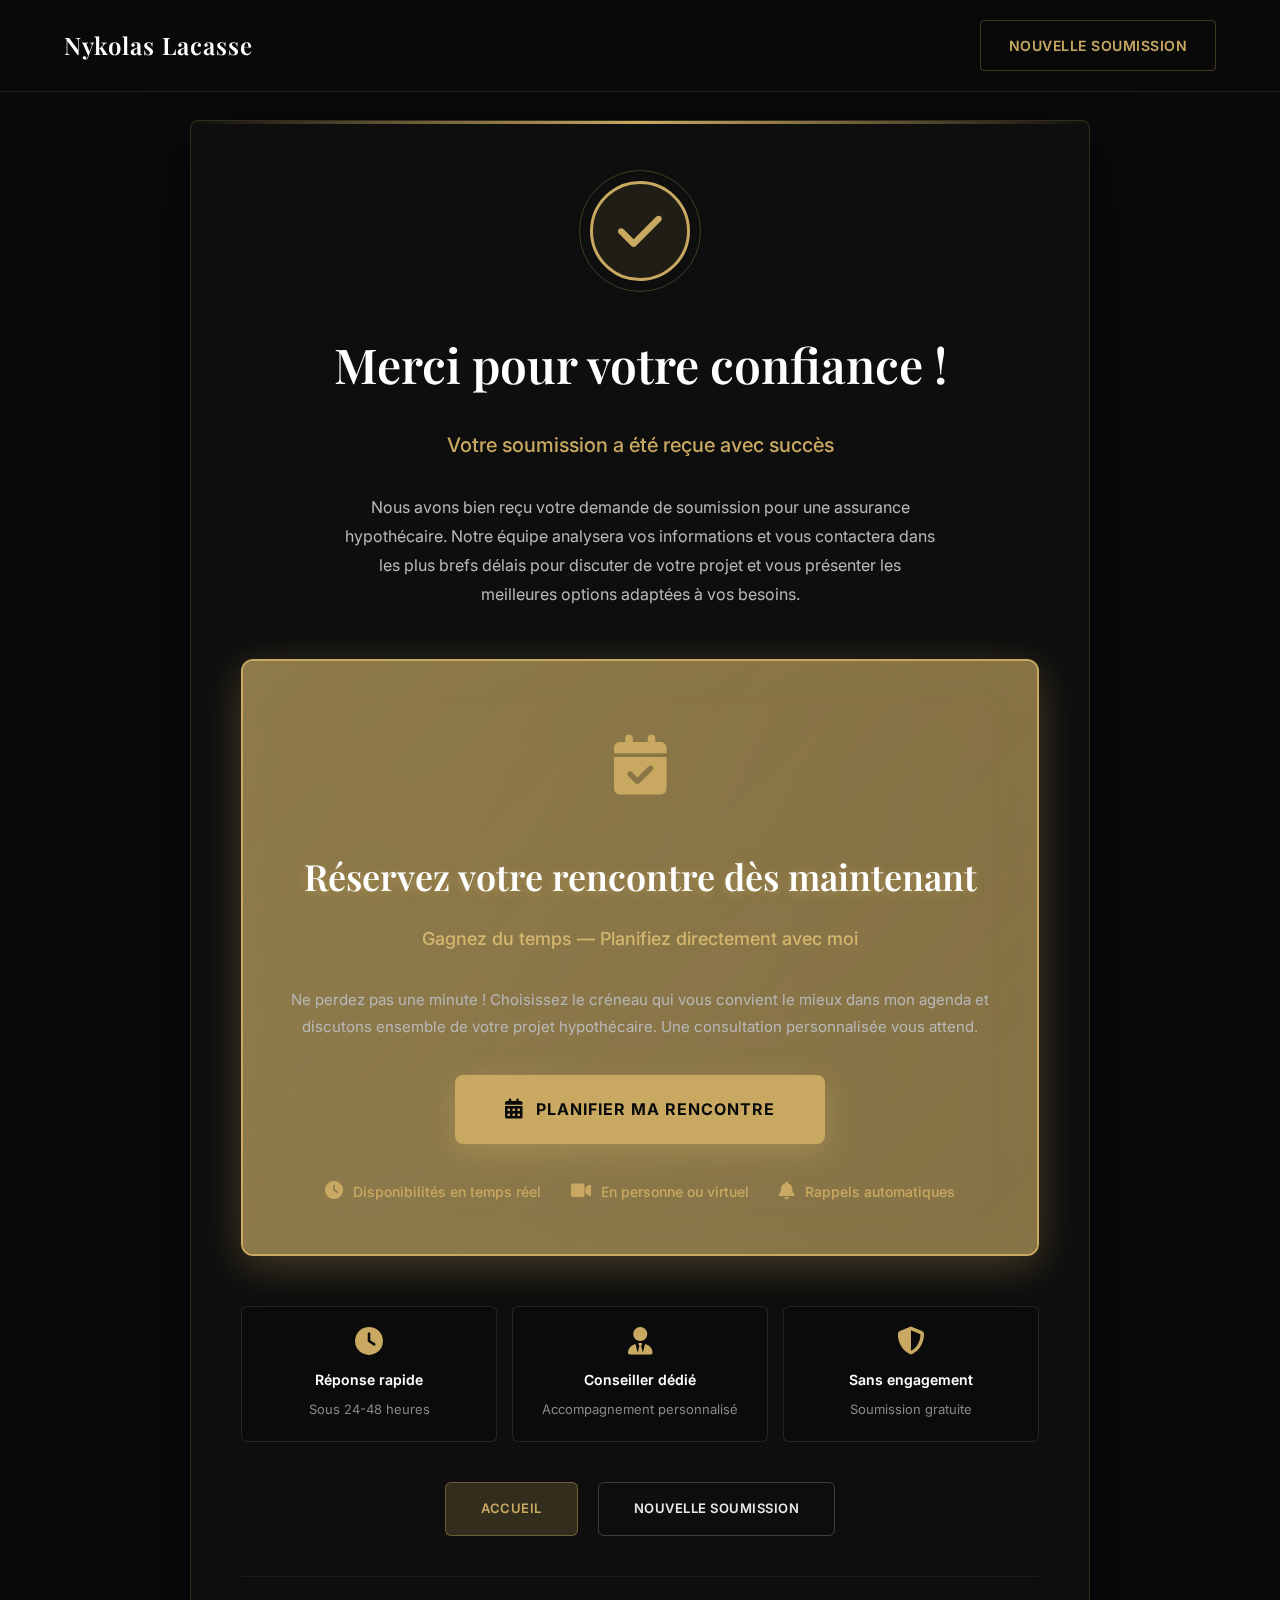
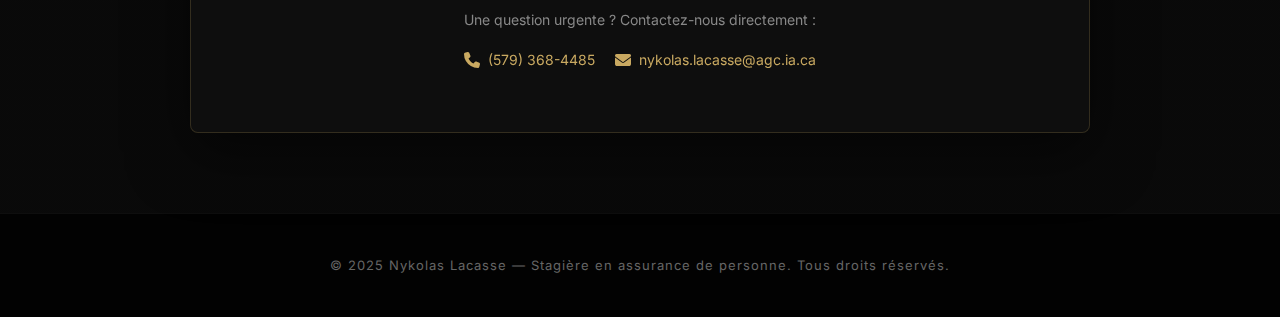
<file: merci.html>
<!DOCTYPE html>
<html lang="fr">
<head>
  <meta charset="UTF-8">
  <meta name="viewport" content="width=device-width, initial-scale=1.0">
  <title>Merci - Nykolas Lacasse</title>
  <link rel="preconnect" href="https://fonts.googleapis.com">
  <link rel="preconnect" href="https://fonts.gstatic.com" crossorigin>
  <link href="https://fonts.googleapis.com/css2?family=Inter:wght@300;400;500;600;700&family=Playfair+Display:wght@400;500;600;700&display=swap" rel="stylesheet">
  <link rel="stylesheet" href="https://cdnjs.cloudflare.com/ajax/libs/font-awesome/6.5.0/css/all.min.css">
  <link rel="stylesheet" href="/style/merci.css">
</head>
<body>

  <nav>
    <div class="logo">Nykolas Lacasse</div>
    <a href="formulaire.html" class="nav-link">Nouvelle soumission</a>
  </nav>

  <section class="thank-you-section">
    <div class="thank-you-container">
      <div class="success-icon">
        <i class="fas fa-check"></i>
      </div>

      <h1 class="thank-you-title">Merci pour votre confiance !</h1>
      <p class="thank-you-subtitle">Votre soumission a été reçue avec succès</p>
      <p class="thank-you-message">
        Nous avons bien reçu votre demande de soumission pour une assurance hypothécaire. 
        Notre équipe analysera vos informations et vous contactera dans les plus brefs délais 
        pour discuter de votre projet et vous présenter les meilleures options adaptées à vos besoins.
      </p>

      <!-- SECTION CALENDRIER -->
      <div class="calendar-section">
        <div class="calendar-icon">
          <i class="fas fa-calendar-check"></i>
        </div>
        <h2 class="calendar-title">Réservez votre rencontre dès maintenant</h2>
        <p class="calendar-subtitle">Gagnez du temps — Planifiez directement avec moi</p>
        <p class="calendar-description">
          Ne perdez pas une minute ! Choisissez le créneau qui vous convient le mieux dans mon agenda 
          et discutons ensemble de votre projet hypothécaire. Une consultation personnalisée vous attend.
        </p>
        
        <!-- LIEN DIRECT VERS MICROSOFT BOOKINGS -->
        <a href="https://outlook.office.com/bookwithme/user/9a8466fa037c49ba87865fa208f1f382@agc.ia.ca/meetingtype/v63aXTlEO0aJuqPZwvvszA2?anonymous"
           target="_blank" 
           class="calendar-btn">
          <i class="fas fa-calendar-alt"></i>
          <span>Planifier ma rencontre</span>
        </a>

        <div class="calendar-benefits">
          <div class="calendar-benefit">
            <i class="fas fa-clock"></i>
            <span>Disponibilités en temps réel</span>
          </div>
          <div class="calendar-benefit">
            <i class="fas fa-video"></i>
            <span>En personne ou virtuel</span>
          </div>
          <div class="calendar-benefit">
            <i class="fas fa-bell"></i>
            <span>Rappels automatiques</span>
          </div>
        </div>
      </div>

      <div class="info-cards">
        <div class="info-card">
          <i class="fas fa-clock"></i>
          <h3>Réponse rapide</h3>
          <p>Sous 24-48 heures</p>
        </div>
        <div class="info-card">
          <i class="fas fa-user-tie"></i>
          <h3>Conseiller dédié</h3>
          <p>Accompagnement personnalisé</p>
        </div>
        <div class="info-card">
          <i class="fas fa-shield-alt"></i>
          <h3>Sans engagement</h3>
          <p>Soumission gratuite</p>
        </div>
      </div>

      <div class="thank-you-buttons">
        <a href="Landing_page.html" class="btn btn-primary">Accueil</a>
        <a href="formulaire.html" class="btn btn-outline">Nouvelle soumission</a>
      </div>

      <div class="contact-info">
        <p>Une question urgente ? Contactez-nous directement :</p>
        <div class="contact-links">
          <a href="tel:+5793684485" class="contact-link">
            <i class="fas fa-phone"></i>
            (579) 368-4485
          </a>
          <a href="mailto:nykolas.lacasse@agc.ia.ca" class="contact-link">
            <i class="fas fa-envelope"></i>
            nykolas.lacasse@agc.ia.ca
          </a>
        </div>
      </div>
    </div>
  </section>

  <footer>
    <p>&copy; 2025 Nykolas Lacasse — Stagière en assurance de personne. Tous droits réservés.</p>
  </footer>

</body>
</html>
</file>
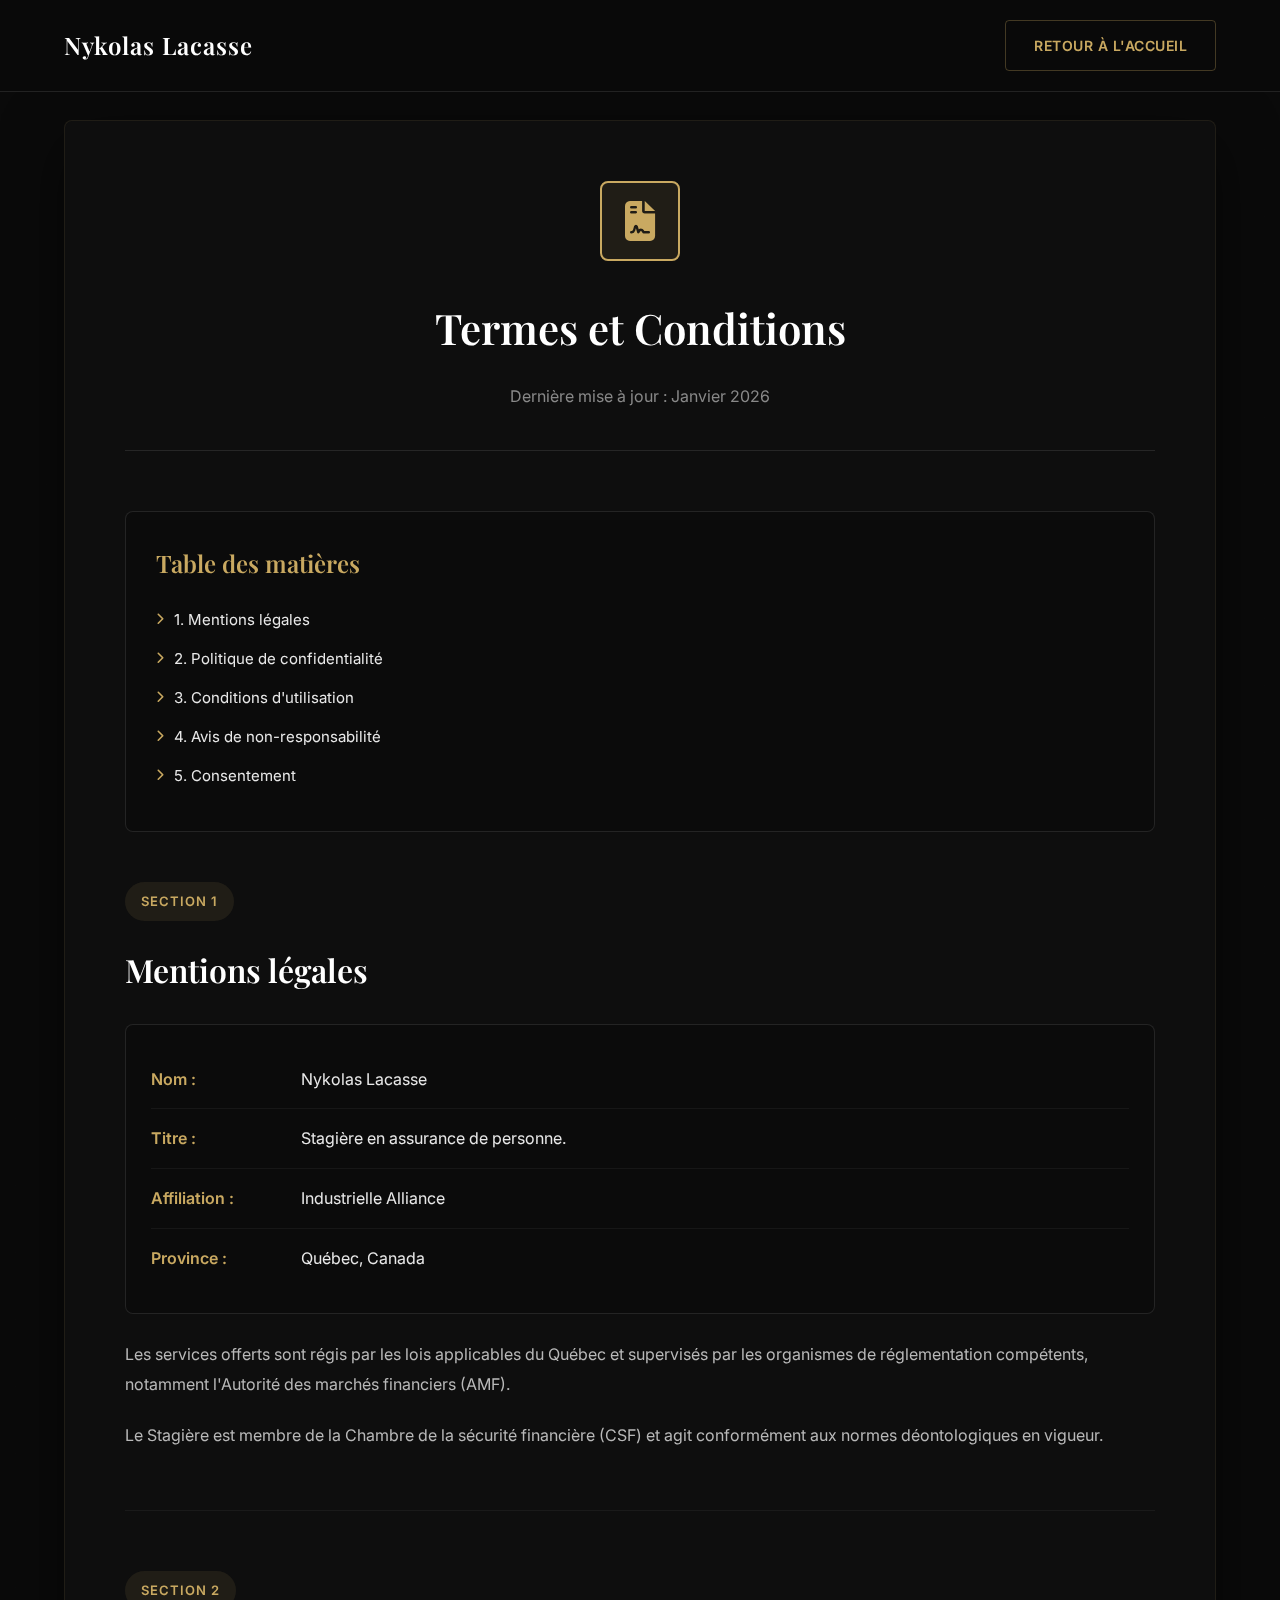
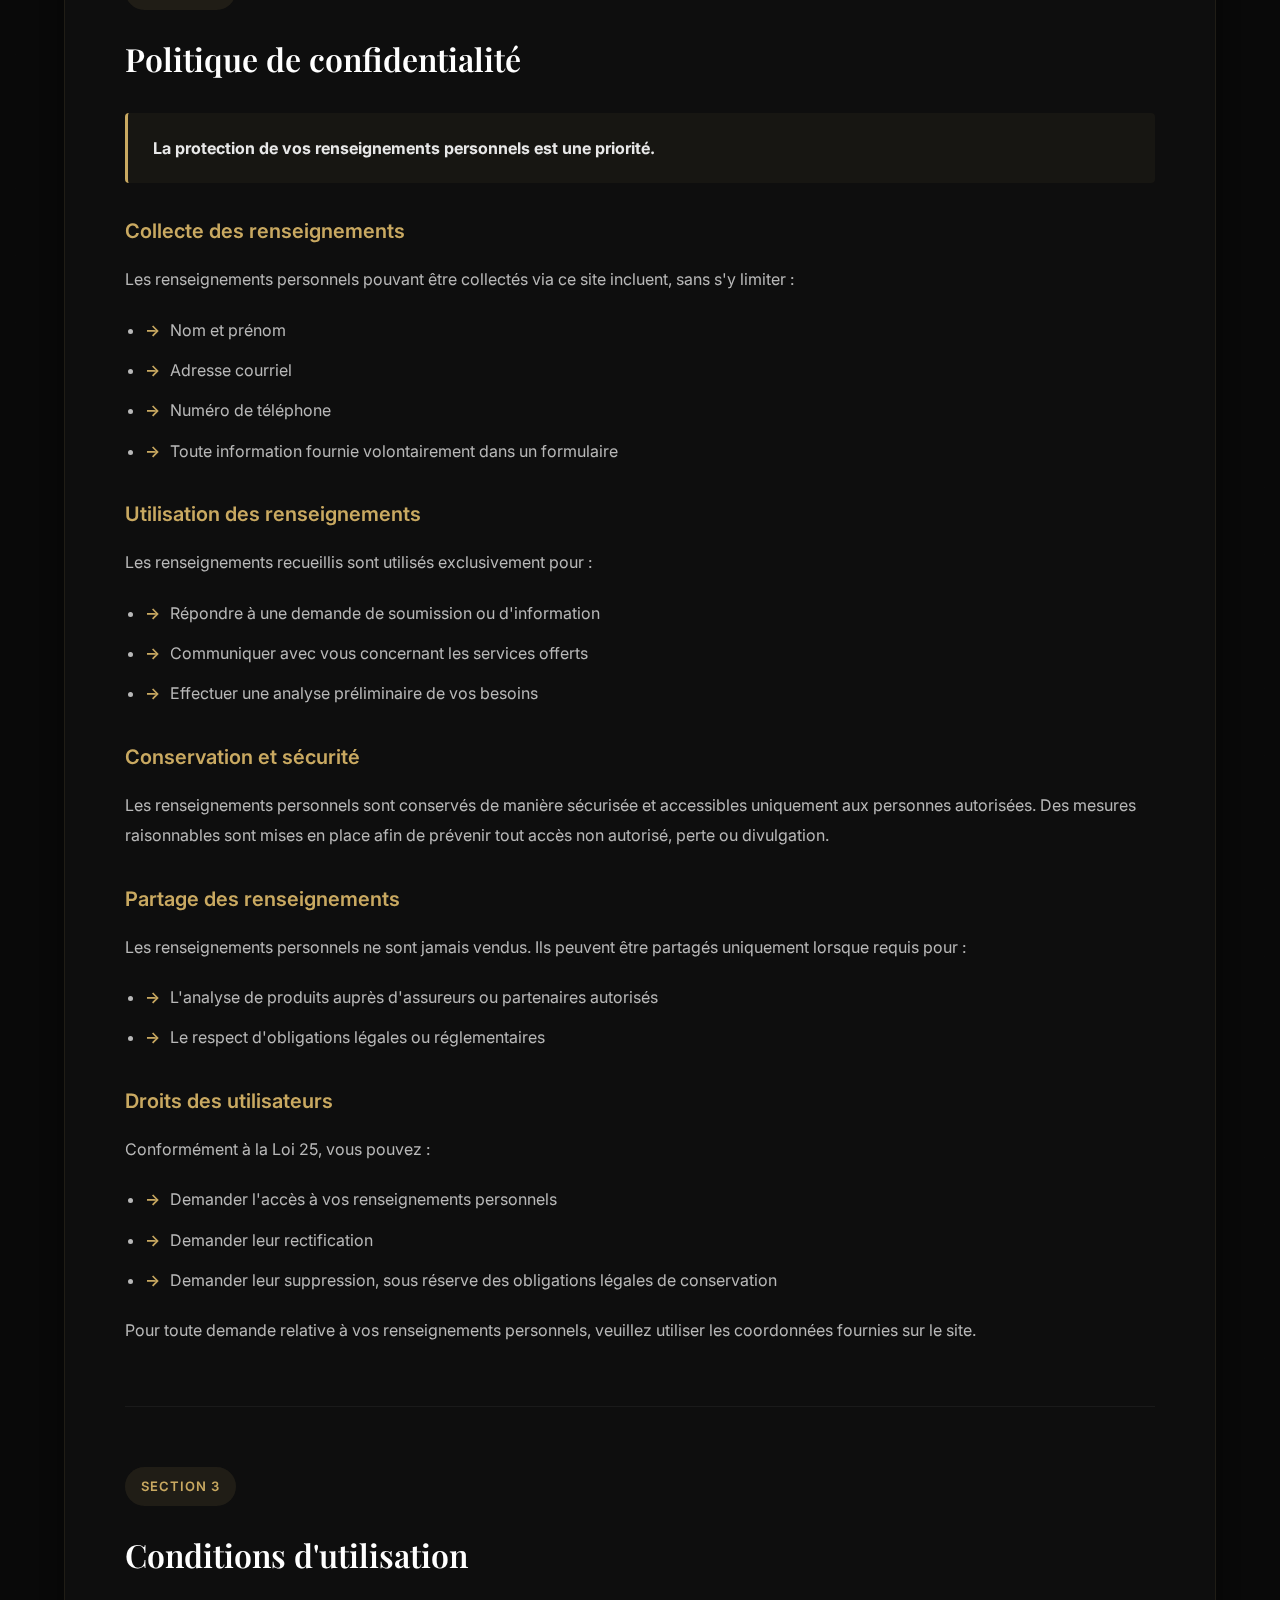
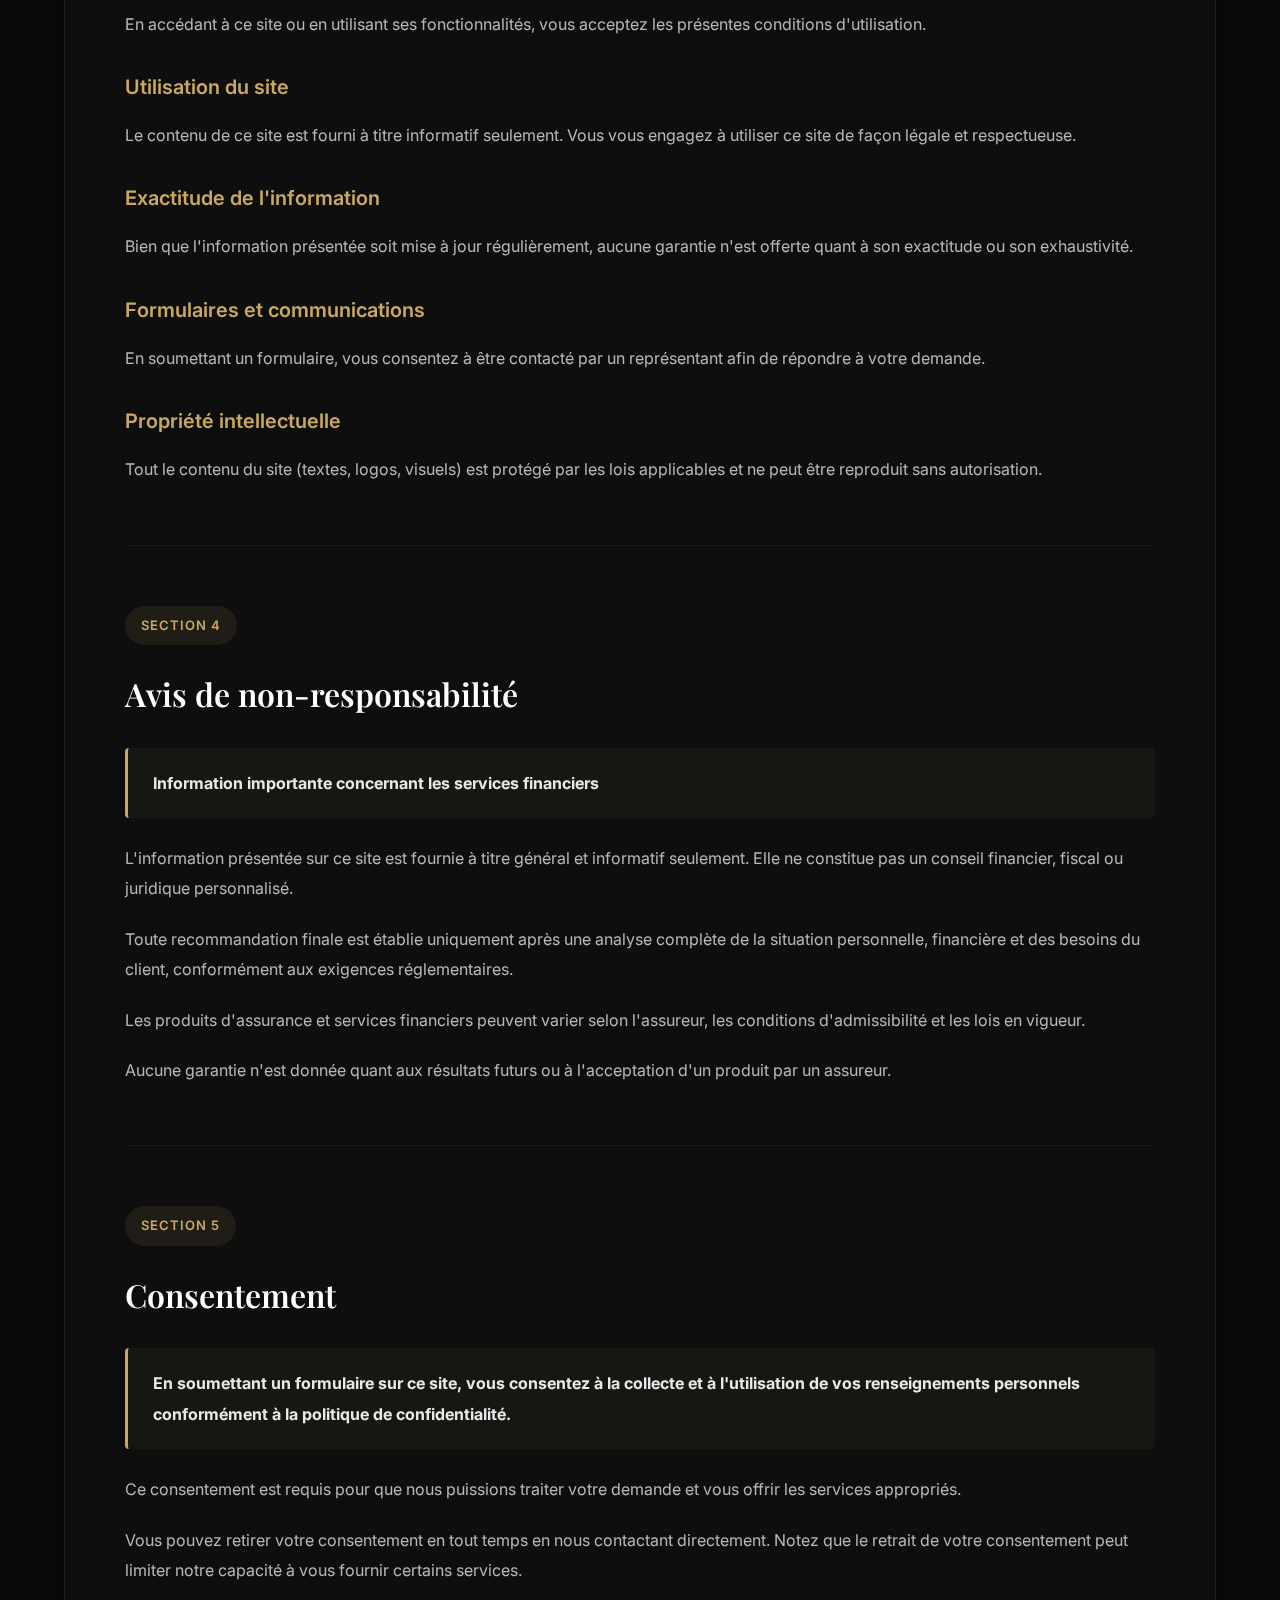
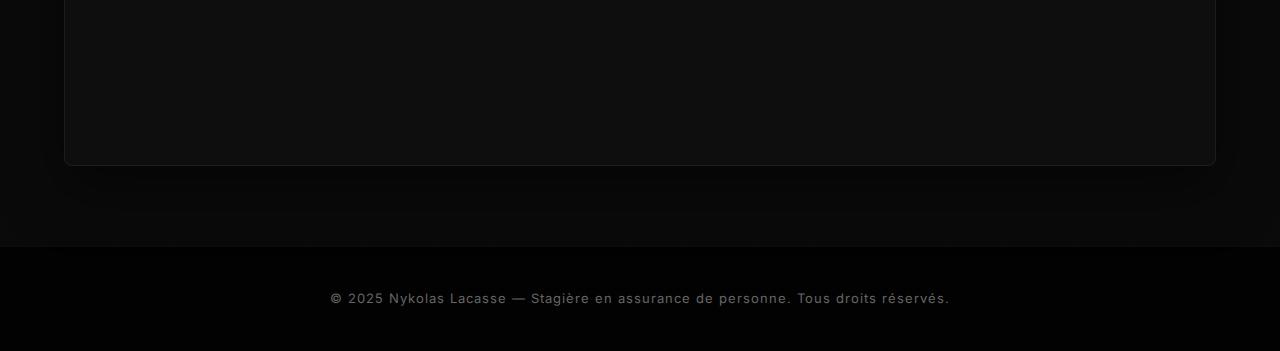
<file: termes-et-conditions.html>
<!DOCTYPE html>
<html lang="fr">
<head>
  <meta charset="UTF-8">
  <meta name="viewport" content="width=device-width, initial-scale=1.0">
  <title>Termes et Conditions - Nykolas Lacasse</title>
  <link rel="preconnect" href="https://fonts.googleapis.com">
  <link rel="preconnect" href="https://fonts.gstatic.com" crossorigin>
  <link href="https://fonts.googleapis.com/css2?family=Inter:wght@300;400;500;600;700&family=Playfair+Display:wght@400;500;600;700&display=swap" rel="stylesheet">
  <link rel="stylesheet" href="https://cdnjs.cloudflare.com/ajax/libs/font-awesome/6.5.0/css/all.min.css">
  <link rel="stylesheet" href="/style/terme.css">
</head>
<body>

  <nav>
    <a href="Landing_page.html" class="logo">Nykolas Lacasse</a>
    <a href="Landing_page.html" class="nav-link">Retour à l'accueil</a>
  </nav>

  <section class="legal-section">
    <div class="legal-container">
      <div class="legal-header">
        <div class="legal-icon">
          <i class="fas fa-file-contract"></i>
        </div>
        <h1 class="legal-title">Termes et Conditions</h1>
        <p class="legal-subtitle">Dernière mise à jour : Janvier 2026</p>
      </div>

      <!-- Table des matières -->
      <div class="toc">
        <h2>Table des matières</h2>
        <ul>
          <li><a href="#mentions-legales"><i class="fas fa-chevron-right"></i> 1. Mentions légales</a></li>
          <li><a href="#confidentialite"><i class="fas fa-chevron-right"></i> 2. Politique de confidentialité</a></li>
          <li><a href="#conditions"><i class="fas fa-chevron-right"></i> 3. Conditions d'utilisation</a></li>
          <li><a href="#non-responsabilite"><i class="fas fa-chevron-right"></i> 4. Avis de non-responsabilité</a></li>
          <li><a href="#consentement"><i class="fas fa-chevron-right"></i> 5. Consentement</a></li>
        </ul>
      </div>

      <!-- 1. Mentions légales -->
      <div class="content-section" id="mentions-legales">
        <span class="section-number">SECTION 1</span>
        <h2>Mentions légales</h2>
        
        <div class="info-table">
          <div class="info-row">
            <span class="info-label">Nom :</span>
            <span class="info-value">Nykolas Lacasse</span>
          </div>
          <div class="info-row">
            <span class="info-label">Titre :</span>
            <span class="info-value">Stagière en assurance de personne.</span>
          </div>
          <div class="info-row">
            <span class="info-label">Affiliation :</span>
            <span class="info-value">Industrielle Alliance</span>
          </div>
          <div class="info-row">
            <span class="info-label">Province :</span>
            <span class="info-value">Québec, Canada</span>
          </div>
        </div>

        <p>Les services offerts sont régis par les lois applicables du Québec et supervisés par les organismes de réglementation compétents, notamment l'Autorité des marchés financiers (AMF).</p>

        <p>Le Stagière est membre de la Chambre de la sécurité financière (CSF) et agit conformément aux normes déontologiques en vigueur.</p>
      </div>

      <!-- 2. Politique de confidentialité -->
      <div class="content-section" id="confidentialite">
        <span class="section-number">SECTION 2</span>
        <h2>Politique de confidentialité</h2>
        
        <div class="highlight-box">
          <p><strong>La protection de vos renseignements personnels est une priorité.</strong></p>
        </div>

        <h3>Collecte des renseignements</h3>
        <p>Les renseignements personnels pouvant être collectés via ce site incluent, sans s'y limiter :</p>
        <ul>
          <li>Nom et prénom</li>
          <li>Adresse courriel</li>
          <li>Numéro de téléphone</li>
          <li>Toute information fournie volontairement dans un formulaire</li>
        </ul>

        <h3>Utilisation des renseignements</h3>
        <p>Les renseignements recueillis sont utilisés exclusivement pour :</p>
        <ul>
          <li>Répondre à une demande de soumission ou d'information</li>
          <li>Communiquer avec vous concernant les services offerts</li>
          <li>Effectuer une analyse préliminaire de vos besoins</li>
        </ul>

        <h3>Conservation et sécurité</h3>
        <p>Les renseignements personnels sont conservés de manière sécurisée et accessibles uniquement aux personnes autorisées. Des mesures raisonnables sont mises en place afin de prévenir tout accès non autorisé, perte ou divulgation.</p>

        <h3>Partage des renseignements</h3>
        <p>Les renseignements personnels ne sont jamais vendus. Ils peuvent être partagés uniquement lorsque requis pour :</p>
        <ul>
          <li>L'analyse de produits auprès d'assureurs ou partenaires autorisés</li>
          <li>Le respect d'obligations légales ou réglementaires</li>
        </ul>

        <h3>Droits des utilisateurs</h3>
        <p>Conformément à la Loi 25, vous pouvez :</p>
        <ul>
          <li>Demander l'accès à vos renseignements personnels</li>
          <li>Demander leur rectification</li>
          <li>Demander leur suppression, sous réserve des obligations légales de conservation</li>
        </ul>
        <p>Pour toute demande relative à vos renseignements personnels, veuillez utiliser les coordonnées fournies sur le site.</p>
      </div>

      <!-- 3. Conditions d'utilisation -->
      <div class="content-section" id="conditions">
        <span class="section-number">SECTION 3</span>
        <h2>Conditions d'utilisation</h2>
        
        <p>En accédant à ce site ou en utilisant ses fonctionnalités, vous acceptez les présentes conditions d'utilisation.</p>

        <h3>Utilisation du site</h3>
        <p>Le contenu de ce site est fourni à titre informatif seulement. Vous vous engagez à utiliser ce site de façon légale et respectueuse.</p>

        <h3>Exactitude de l'information</h3>
        <p>Bien que l'information présentée soit mise à jour régulièrement, aucune garantie n'est offerte quant à son exactitude ou son exhaustivité.</p>

        <h3>Formulaires et communications</h3>
        <p>En soumettant un formulaire, vous consentez à être contacté par un représentant afin de répondre à votre demande.</p>

        <h3>Propriété intellectuelle</h3>
        <p>Tout le contenu du site (textes, logos, visuels) est protégé par les lois applicables et ne peut être reproduit sans autorisation.</p>
      </div>

      <!-- 4. Avis de non-responsabilité -->
      <div class="content-section" id="non-responsabilite">
        <span class="section-number">SECTION 4</span>
        <h2>Avis de non-responsabilité</h2>
        
        <div class="highlight-box">
          <p><strong>Information importante concernant les services financiers</strong></p>
        </div>

        <p>L'information présentée sur ce site est fournie à titre général et informatif seulement. Elle ne constitue pas un conseil financier, fiscal ou juridique personnalisé.</p>

        <p>Toute recommandation finale est établie uniquement après une analyse complète de la situation personnelle, financière et des besoins du client, conformément aux exigences réglementaires.</p>

        <p>Les produits d'assurance et services financiers peuvent varier selon l'assureur, les conditions d'admissibilité et les lois en vigueur.</p>

        <p>Aucune garantie n'est donnée quant aux résultats futurs ou à l'acceptation d'un produit par un assureur.</p>
      </div>

      <!-- 5. Consentement -->
      <div class="content-section" id="consentement">
        <span class="section-number">SECTION 5</span>
        <h2>Consentement</h2>
        
        <div class="highlight-box">
          <p><strong>En soumettant un formulaire sur ce site, vous consentez à la collecte et à l'utilisation de vos renseignements personnels conformément à la politique de confidentialité.</strong></p>
        </div>

        <p>Ce consentement est requis pour que nous puissions traiter votre demande et vous offrir les services appropriés.</p>

        <p>Vous pouvez retirer votre consentement en tout temps en nous contactant directement. Notez que le retrait de votre consentement peut limiter notre capacité à vous fournir certains services.</p>
      </div>

    </div>
  </section>

  <div class="back-to-top" id="backToTop">
    <i class="fas fa-arrow-up"></i>
  </div>

  <footer>
    <p>&copy; 2025 Nykolas Lacasse — Stagière en assurance de personne. Tous droits réservés.</p>
  </footer>

  <script>
    // Smooth scroll for TOC links
    document.querySelectorAll('.toc a').forEach(anchor => {
      anchor.addEventListener('click', function (e) {
        e.preventDefault();
        const target = document.querySelector(this.getAttribute('href'));
        if (target) {
          target.scrollIntoView({ behavior: 'smooth', block: 'start' });
        }
      });
    });

    // Back to top button
    const backToTop = document.getElementById('backToTop');
    
    window.addEventListener('scroll', () => {
      if (window.pageYOffset > 300) {
        backToTop.classList.add('visible');
      } else {
        backToTop.classList.remove('visible');
      }
    });

    backToTop.addEventListener('click', () => {
      window.scrollTo({ top: 0, behavior: 'smooth' });
    });
  </script>

</body>
</html>
</file>
<file: style/contact-appel.css>
* {
      margin: 0;
      padding: 0;
      box-sizing: border-box;
    }

    html {
      scroll-behavior: smooth;
    }

    body {
      font-family: 'Inter', sans-serif;
      background-color: #0a0a0a;
      color: #e8e8e8;
      line-height: 1.8;
      overflow-x: hidden;
    }

    /* Navigation */
    nav {
      position: fixed;
      top: 0;
      width: 100%;
      background: rgba(10, 10, 10, 0.95);
      backdrop-filter: blur(10px);
      padding: 20px 5%;
      display: flex;
      justify-content: space-between;
      align-items: center;
      z-index: 1000;
      border-bottom: 1px solid rgba(255, 255, 255, 0.1);
    }

    .logo {
      font-family: 'Playfair Display', serif;
      font-size: 24px;
      font-weight: 600;
      color: #fff;
      letter-spacing: 1px;
      text-decoration: none;
    }

    .nav-link {
      background: transparent;
      color: #c9a961;
      padding: 12px 28px;
      text-decoration: none;
      font-weight: 600;
      border-radius: 4px;
      transition: all 0.4s ease;
      font-size: 14px;
      letter-spacing: 0.5px;
      text-transform: uppercase;
      border: 1px solid rgba(201, 169, 97, 0.3);
    }

    .nav-link:hover {
      background: rgba(201, 169, 97, 0.1);
      border-color: #c9a961;
      transform: translateY(-2px);
    }

    /* Contact Section */
    .contact-section {
      min-height: 100vh;
      display: flex;
      align-items: center;
      justify-content: center;
      background: linear-gradient(rgba(10, 10, 10, 0.85), rgba(10, 10, 10, 0.85)),
                  url('https://images.unsplash.com/photo-1486406146926-c627a92ad1ab?w=1920&q=80') center/cover fixed;
      padding: 120px 5% 80px;
      position: relative;
    }

    .contact-container {
      max-width: 900px;
      width: 100%;
      background: rgba(15, 15, 15, 0.95);
      backdrop-filter: blur(10px);
      border-radius: 8px;
      padding: 60px;
      border: 1px solid rgba(201, 169, 97, 0.2);
      box-shadow: 0 20px 60px rgba(0, 0, 0, 0.5);
      position: relative;
      overflow: hidden;
    }

    .contact-container::before {
      content: '';
      position: absolute;
      top: 0;
      left: 0;
      width: 100%;
      height: 3px;
      background: linear-gradient(90deg, transparent, #c9a961, transparent);
    }

    /* Header */
    .contact-header {
      text-align: center;
      margin-bottom: 50px;
    }

    .contact-icon {
      width: 80px;
      height: 80px;
      margin: 0 auto 30px;
      background: rgba(201, 169, 97, 0.1);
      border: 2px solid #c9a961;
      border-radius: 50%;
      display: flex;
      align-items: center;
      justify-content: center;
      color: #c9a961;
      animation: pulse 2s ease infinite;
    }

    @keyframes pulse {
      0%, 100% {
        box-shadow: 0 0 0 0 rgba(201, 169, 97, 0.4);
      }
      50% {
        box-shadow: 0 0 0 20px rgba(201, 169, 97, 0);
      }
    }

    .contact-icon i {
      font-size: 40px;
    }

    .contact-title {
      font-family: 'Playfair Display', serif;
      font-size: 42px;
      color: #fff;
      margin-bottom: 15px;
      font-weight: 600;
    }

    .contact-subtitle {
      font-size: 18px;
      color: #c9a961;
      margin-bottom: 20px;
      font-weight: 500;
    }

    .contact-description {
      font-size: 16px;
      color: #b8b8b8;
      line-height: 1.8;
      max-width: 600px;
      margin: 0 auto;
    }

    /* Info Cards */
    .info-cards {
      display: grid;
      grid-template-columns: repeat(auto-fit, minmax(250px, 1fr));
      gap: 20px;
      margin: 40px 0;
    }

    .info-card {
      background: rgba(10, 10, 10, 0.6);
      border: 1px solid rgba(255, 255, 255, 0.1);
      border-radius: 6px;
      padding: 30px 25px;
      text-align: center;
      transition: all 0.3s ease;
    }

    .info-card:hover {
      background: rgba(18, 18, 18, 0.8);
      border-color: rgba(201, 169, 97, 0.3);
      transform: translateY(-3px);
    }

    .info-card i {
      font-size: 36px;
      color: #c9a961;
      margin-bottom: 20px;
    }

    .info-card h3 {
      font-size: 18px;
      color: #fff;
      margin-bottom: 10px;
      font-weight: 600;
      font-family: 'Playfair Display', serif;
    }

    .info-card p {
      font-size: 14px;
      color: #888;
      line-height: 1.6;
    }

    .info-card a {
      color: #c9a961;
      text-decoration: none;
      font-weight: 600;
      transition: color 0.3s ease;
    }

    .info-card a:hover {
      color: #d4b76e;
    }

    /* Contact Methods */
    .contact-methods {
      margin-top: 50px;
      padding-top: 40px;
      border-top: 1px solid rgba(255, 255, 255, 0.05);
    }

    .contact-methods h2 {
      font-family: 'Playfair Display', serif;
      font-size: 28px;
      color: #fff;
      text-align: center;
      margin-bottom: 30px;
      font-weight: 500;
    }

    .method-grid {
      display: grid;
      grid-template-columns: repeat(auto-fit, minmax(280px, 1fr));
      gap: 25px;
    }

    .method-card {
      background: rgba(10, 10, 10, 0.8);
      border: 1px solid rgba(255, 255, 255, 0.1);
      border-radius: 8px;
      padding: 35px 30px;
      transition: all 0.4s ease;
      position: relative;
      overflow: hidden;
    }

    .method-card::before {
      content: '';
      position: absolute;
      top: 0;
      left: 0;
      width: 100%;
      height: 3px;
      background: #c9a961;
      transform: scaleX(0);
      transition: transform 0.5s ease;
    }

    .method-card:hover {
      background: rgba(18, 18, 18, 0.95);
      border-color: rgba(201, 169, 97, 0.3);
      transform: translateY(-5px);
      box-shadow: 0 10px 30px rgba(0, 0, 0, 0.5);
    }

    .method-card:hover::before {
      transform: scaleX(1);
    }

    .method-card i {
      font-size: 40px;
      color: #c9a961;
      margin-bottom: 20px;
    }

    .method-card h3 {
      font-size: 20px;
      color: #fff;
      margin-bottom: 12px;
      font-weight: 600;
      font-family: 'Playfair Display', serif;
    }

    .method-card p {
      font-size: 14px;
      color: #999;
      margin-bottom: 20px;
      line-height: 1.7;
    }

    .method-btn {
      display: inline-block;
      padding: 12px 28px;
      background: #c9a961;
      color: #0a0a0a;
      text-decoration: none;
      font-weight: 600;
      border-radius: 6px;
      transition: all 0.3s ease;
      font-size: 13px;
      letter-spacing: 0.5px;
      text-transform: uppercase;
    }

    .method-btn:hover {
      background: #d4b76e;
      transform: translateY(-2px);
      box-shadow: 0 6px 20px rgba(201, 169, 97, 0.4);
    }

    .method-btn-outline {
      background: transparent;
      border: 1px solid rgba(255, 255, 255, 0.2);
      color: #e8e8e8;
    }

    .method-btn-outline:hover {
      background: rgba(255, 255, 255, 0.05);
      border-color: rgba(255, 255, 255, 0.4);
    }

    /* Footer */
    footer {
      background: rgba(0, 0, 0, 0.8);
      color: #666;
      text-align: center;
      padding: 40px 20px;
      border-top: 1px solid rgba(255, 255, 255, 0.05);
    }

    footer p {
      font-size: 13px;
      letter-spacing: 1px;
    }

    /* Responsive */
    @media (max-width: 768px) {
      nav {
        padding: 15px 5%;
      }

      .logo {
        font-size: 20px;
      }

      .nav-link {
        padding: 10px 20px;
        font-size: 12px;
      }

      .contact-section {
        padding: 100px 5% 60px;
      }

      .contact-container {
        padding: 40px 30px;
      }

      .contact-title {
        font-size: 32px;
      }

      .info-cards {
        grid-template-columns: 1fr;
      }

      .method-grid {
        grid-template-columns: 1fr;
      }
    }

    @media (max-width: 480px) {
      .contact-container {
        padding: 30px 20px;
      }

      .contact-title {
        font-size: 26px;
      }

      .contact-icon {
        width: 70px;
        height: 70px;
      }

      .contact-icon i {
        font-size: 32px;
      }
    }
</file>
<file: style/formulaire.css>
* {
      margin: 0;
      padding: 0;
      box-sizing: border-box;
    }

    body {
      font-family: 'Inter', sans-serif;
      background: #0a0a0a;
      color: #e8e8e8;
      min-height: 100vh;
      padding: 40px 20px;
    }

    #form-container {
      max-width: 900px;
      margin: 0 auto;
      background: rgba(15, 15, 15, 0.95);
      backdrop-filter: blur(10px);
      border-radius: 8px;
      box-shadow: 0 20px 60px rgba(0, 0, 0, 0.5);
      padding: 60px;
      border: 1px solid rgba(201, 169, 97, 0.1);
    }

    /* Header */
    .form-header {
      text-align: center;
      margin-bottom: 40px;
    }

    .form-icon {
      width: 60px;
      height: 60px;
      margin: 0 auto 20px;
      background: rgba(201, 169, 97, 0.1);
      border: 2px solid #c9a961;
      border-radius: 8px;
      display: flex;
      align-items: center;
      justify-content: center;
      color: #c9a961;
    }

    .form-title {
      font-family: 'Playfair Display', serif;
      font-size: 32px;
      color: #fff;
      margin-bottom: 10px;
      font-weight: 600;
    }

    .form-subtitle {
      color: #888;
      font-size: 15px;
    }

    /* Progress Bar */
    .progress-wrapper {
      margin: 30px 0 40px;
    }

    .progress-bar {
      background: rgba(255, 255, 255, 0.1);
      height: 8px;
      border-radius: 999px;
      overflow: hidden;
      position: relative;
    }

    .progress-fill {
      height: 100%;
      background: linear-gradient(90deg, #c9a961, #d4b76e);
      width: 14%;
      transition: width 0.4s ease;
      border-radius: 999px;
    }

    /* Form Steps */
    .form-step {
      display: none;
    }

    .form-step.active {
      display: block;
      animation: fadeIn 0.4s ease;
    }

    @keyframes fadeIn {
      from {
        opacity: 0;
        transform: translateY(20px);
      }
      to {
        opacity: 1;
        transform: translateY(0);
      }
    }

    .form-row {
      margin-bottom: 25px;
    }

    .form-label {
      display: block;
      font-weight: 600;
      color: #e8e8e8;
      margin-bottom: 10px;
      font-size: 15px;
    }

    .required-asterisk {
      color: #c9a961;
      margin-left: 4px;
    }

    input[type="text"],
    input[type="email"],
    input[type="tel"],
    input[type="number"],
    input[type="date"],
    select,
    textarea {
      width: 100%;
      padding: 14px 18px;
      background: rgba(10, 10, 10, 0.8);
      border: 1px solid rgba(255, 255, 255, 0.1);
      border-radius: 6px;
      color: #e8e8e8;
      font-size: 15px;
      font-family: 'Inter', sans-serif;
      transition: all 0.3s ease;
    }

    input:focus,
    select:focus,
    textarea:focus {
      outline: none;
      border-color: #c9a961;
      background: rgba(10, 10, 10, 0.95);
    }

    input.invalid {
      border-color: #ff6b6b;
    }

    select {
      cursor: pointer;
    }

    /* Date input group */
    .date-input-group {
      display: flex;
      gap: 10px;
    }

    .date-input-group input {
      flex: 1;
    }

    /* Radio Groups */
    .radio-group {
      display: flex;
      flex-direction: column;
      gap: 12px;
    }

    .radio-option {
      background: rgba(10, 10, 10, 0.6);
      border: 1px solid rgba(255, 255, 255, 0.1);
      padding: 16px 20px;
      border-radius: 6px;
      display: flex;
      align-items: center;
      cursor: pointer;
      transition: all 0.3s ease;
    }

    .radio-option:hover {
      background: rgba(18, 18, 18, 0.8);
      border-color: rgba(201, 169, 97, 0.3);
    }

    .radio-option input[type="radio"] {
      margin-right: 12px;
      width: 18px;
      height: 18px;
      cursor: pointer;
      accent-color: #c9a961;
      flex-shrink: 0;
    }

    .radio-option label {
      cursor: pointer;
      flex: 1;
      font-size: 15px;
      color: #e8e8e8;
      user-select: none;
    }

    .radio-option:has(input:checked) {
      background: rgba(201, 169, 97, 0.15);
      border-color: #c9a961;
    }

    /* Checkbox */
    /* Checkbox */
.checkbox-wrapper {
  display: flex;
  align-items: flex-start;
  gap: 12px;
}

.checkbox-wrapper input[type="checkbox"] {
  margin-top: 4px;
  width: 18px;
  height: 18px;
  cursor: pointer;
  accent-color: #c9a961;
}

.checkbox-wrapper label {
  flex: 1;
  font-size: 14px;
  color: #b8b8b8;
  cursor: pointer;
}

/* Style du lien dans le checkbox */
.checkbox-wrapper label a {
  color: #b8b8b8; /* Même couleur que le texte */
  text-decoration: none; /* Pas de soulignement par défaut */
  transition: all 0.2s ease;
}

.checkbox-wrapper label a:hover {
  color: #c9a961; /* Couleur dorée au survol (ton accent-color) */
  text-decoration: underline; /* Soulignement au survol */
}

    /* Form Footer */
    .form-footer {
      display: flex;
      justify-content: space-between;
      align-items: center;
      margin-top: 40px;
      padding-top: 30px;
      border-top: 1px solid rgba(255, 255, 255, 0.05);
    }

    .btn-form {
      padding: 14px 32px;
      border-radius: 6px;
      border: none;
      font-weight: 600;
      font-size: 14px;
      letter-spacing: 0.5px;
      text-transform: uppercase;
      cursor: pointer;
      transition: all 0.3s ease;
    }

    .btn-outline {
      background: transparent;
      border: 1px solid rgba(255, 255, 255, 0.2);
      color: #888;
    }

    .btn-outline:hover:not(:disabled) {
      background: rgba(255, 255, 255, 0.05);
      border-color: rgba(255, 255, 255, 0.3);
      color: #e8e8e8;
    }

    .btn-primary {
      background: #c9a961;
      color: #0a0a0a;
      box-shadow: 0 6px 20px rgba(201, 169, 97, 0.3);
    }

    .btn-primary:hover:not(:disabled) {
      background: #d4b76e;
      transform: translateY(-2px);
      box-shadow: 0 8px 25px rgba(201, 169, 97, 0.4);
    }

    .btn-primary:disabled {
      opacity: 0.6;
      cursor: not-allowed;
    }

    .form-error {
      color: #c9a961;
      font-size: 13px;
      display: none;
      font-weight: 500;
    }

    .field-error {
      color: #ff6b6b;
      font-size: 12px;
      margin-top: 6px;
      display: none;
    }

    .form-legal {
      margin-top: 20px;
      font-size: 13px;
      color: #666;
      text-align: center;
    }

    /* Responsive */
    @media (max-width: 768px) {
      #form-container {
        padding: 40px 30px;
      }

      .form-title {
        font-size: 26px;
      }

      .form-footer {
        flex-direction: column;
        gap: 20px;
      }

      .btn-form {
        width: 100%;
      }

      .date-input-group {
        flex-direction: column;
      }
    }

    @media (max-width: 480px) {
      body {
        padding: 20px 10px;
      }

      #form-container {
        padding: 30px 20px;
      }

      .form-title {
        font-size: 22px;
      }
    }
</file>
<file: style/Landing_page.css>
* {
      margin: 0;
      padding: 0;
      box-sizing: border-box;
    }
    
    html {
      scroll-behavior: smooth;
    }
    
    body {
      font-family: 'Inter', sans-serif;
      background-color: #0a0a0a;
      color: #e8e8e8;
      line-height: 1.8;
      overflow-x: hidden;
    }

    /* Navigation */
    nav {
      position: fixed;
      top: 0;
      width: 100%;
      background: rgba(10, 10, 10, 0.95);
      backdrop-filter: blur(10px);
      padding: 20px 5%;
      display: flex;
      justify-content: space-between;
      align-items: center;
      z-index: 1000;
      border-bottom: 1px solid rgba(255, 255, 255, 0.1);
    }
    
    .logo {
      font-family: 'Playfair Display', serif;
      font-size: 24px;
      font-weight: 600;
      color: #fff;
      letter-spacing: 1px;
    }
    
    .nav-cta {
      background: #fff;
      color: #0a0a0a;
      padding: 12px 28px;
      text-decoration: none;
      font-weight: 600;
      border-radius: 4px;
      transition: all 0.4s ease;
      font-size: 14px;
      letter-spacing: 0.5px;
      text-transform: uppercase;
    }
    
    .nav-cta:hover {
      background: #c9a961;
      color: #fff;
      transform: translateY(-2px);
    }

    .nav-buttons {
      display: flex;
      gap: 15px;
      align-items: center;
    } 

    .nav-info {
      background: transparent;
      color: #c9a961;
      padding: 12px 24px;
      text-decoration: none;
      font-weight: 600;
      border-radius: 4px;
      border: 1px solid rgba(201, 169, 97, 0.3);
      transition: all 0.4s ease;
      font-size: 14px;
      letter-spacing: 0.5px;
      text-transform: uppercase;
      display: flex;
      align-items: center;
      gap: 8px;
    }

    .nav-info:hover {
      background: rgba(201, 169, 97, 0.1);
      border-color: #c9a961;
      transform: translateY(-2px);
    }

    .nav-info i {
      font-size: 16px;
    }

    /* Hero Section with Background Image */
    .hero {
      min-height: 100vh;
      display: flex;
      align-items: center;
      justify-content: center;
      background: linear-gradient(rgba(10, 10, 10, 0.7), rgba(10, 10, 10, 0.8)), 
                  url('https://images.unsplash.com/photo-1600585154340-be6161a56a0c?w=1920&q=80') center/cover;
      padding: 120px 5% 80px;
      position: relative;
      overflow: hidden;
    }
    
    .hero::before {
      content: '';
      position: absolute;
      top: 0;
      left: 0;
      right: 0;
      bottom: 0;
      background: radial-gradient(circle at 50% 50%, rgba(201, 169, 97, 0.15) 0%, transparent 60%);
    }
    
    .hero-content {
      max-width: 900px;
      text-align: center;
      position: relative;
      z-index: 2;
    }
    
    .hero-eyebrow {
      font-size: 13px;
      font-weight: 500;
      color: #c9a961;
      letter-spacing: 3px;
      text-transform: uppercase;
      margin-bottom: 30px;
      opacity: 0;
      animation: fadeInUp 1s ease forwards;
    }
    
    .hero h1 {
      font-family: 'Playfair Display', serif;
      font-size: 80px;
      font-weight: 600;
      line-height: 1.1;
      margin-bottom: 30px;
      color: #fff;
      opacity: 0;
      animation: fadeInUp 1s ease 0.2s forwards;
      text-shadow: 0 4px 20px rgba(0, 0, 0, 0.5);
    }
    
    .hero h1 .highlight {
      display: block;
      color: #c9a961;
      font-style: italic;
    }
    
    .hero-description {
      font-size: 20px;
      color: #e8e8e8;
      margin-bottom: 50px;
      max-width: 700px;
      margin-left: auto;
      margin-right: auto;
      opacity: 0;
      animation: fadeInUp 1s ease 0.4s forwards;
      font-weight: 300;
      text-shadow: 0 2px 10px rgba(0, 0, 0, 0.5);
    }
    
    .hero-buttons {
      display: flex;
      gap: 20px;
      justify-content: center;
      opacity: 0;
      animation: fadeInUp 1s ease 0.6s forwards;
    }
    
    .btn-hero-primary {
      background: #c9a961;
      color: #0a0a0a;
      padding: 18px 40px;
      text-decoration: none;
      font-weight: 600;
      border-radius: 4px;
      transition: all 0.4s ease;
      font-size: 14px;
      letter-spacing: 1px;
      text-transform: uppercase;
    }
    
    .btn-hero-primary:hover {
      background: #fff;
      transform: translateY(-3px);
      box-shadow: 0 10px 30px rgba(201, 169, 97, 0.5);
    }
    
    .btn-hero-secondary {
      background: rgba(255, 255, 255, 0.1);
      color: #fff;
      padding: 18px 40px;
      text-decoration: none;
      font-weight: 600;
      border-radius: 4px;
      border: 1px solid rgba(255, 255, 255, 0.4);
      transition: all 0.4s ease;
      font-size: 14px;
      letter-spacing: 1px;
      text-transform: uppercase;
      backdrop-filter: blur(10px);
    }
    
    .btn-hero-secondary:hover {
      background: rgba(201, 169, 97, 0.2);
      border-color: #c9a961;
      color: #c9a961;
    }
    
    @keyframes fadeInUp {
      from {
        opacity: 0;
        transform: translateY(30px);
      }
      to {
        opacity: 1;
        transform: translateY(0);
      }
    }

    /* Section Title Style */
    .section-title-wrapper {
      text-align: center;
      margin-bottom: 80px;
    }
    
    .section-eyebrow {
      font-size: 12px;
      letter-spacing: 3px;
      text-transform: uppercase;
      color: #c9a961;
      margin-bottom: 20px;
      font-weight: 500;
    }
    
    .section-title {
      font-family: 'Playfair Display', serif;
      font-size: 60px;
      font-weight: 500;
      line-height: 1.2;
      color: #fff;
    }
    
    .section-title .line1 {
      display: block;
      font-weight: 300;
      color: #b8b8b8;
    }
    
    .section-title .line2 {
      display: block;
      font-weight: 600;
    }
    
    .section-description {
      font-size: 18px;
      color: #888;
      max-width: 700px;
      margin: 25px auto 0;
      font-weight: 300;
    }

    /* Avantages Section with Background */
    .advantages {
      max-width: 1400px;
      margin: 0 auto;
      padding: 120px 5%;
      background: linear-gradient(rgba(15, 15, 15, 0.95), rgba(15, 15, 15, 0.95)),
                  url('https://images.unsplash.com/photo-1560518883-ce09059eeffa?w=1920&q=80') center/cover fixed;
      position: relative;
    }
    
    .grid {
      display: grid;
      grid-template-columns: repeat(2, 1fr);
      gap: 100px 80px;
      max-width: 1100px;
      margin: 0 auto;
      position: relative;
    }
    
    /* Lignes de connexion */
    .grid::before {
      content: '';
      position: absolute;
      top: 50%;
      left: 50%;
      width: 1px;
      height: calc(100% - 100px);
      background: linear-gradient(to bottom, 
        transparent 0%, 
        rgba(201, 169, 97, 0.3) 20%, 
        rgba(201, 169, 97, 0.3) 80%, 
        transparent 100%);
      transform: translate(-50%, -50%);
      z-index: 0;
    }
    
    .grid::after {
      content: '';
      position: absolute;
      top: 50%;
      left: 50%;
      width: calc(100% - 80px);
      height: 1px;
      background: linear-gradient(to right, 
        transparent 0%, 
        rgba(201, 169, 97, 0.3) 20%, 
        rgba(201, 169, 97, 0.3) 80%, 
        transparent 100%);
      transform: translate(-50%, -50%);
      z-index: 0;
    }
    
    .card {
      background: rgba(10, 10, 10, 0.9);
      backdrop-filter: blur(10px);
      padding: 60px 40px;
      transition: all 0.5s ease;
      position: relative;
      overflow: hidden;
      z-index: 1;
      border: 1px solid rgba(201, 169, 97, 0.1);
      border-radius: 8px;
    }
    
    .card::before {
      content: '';
      position: absolute;
      top: 0;
      left: 0;
      width: 100%;
      height: 3px;
      background: #c9a961;
      transform: scaleX(0);
      transition: transform 0.5s ease;
      z-index: 2;
    }
    
    .card:hover::before {
      transform: scaleX(1);
    }
    
    .card:hover {
      background: rgba(18, 18, 18, 0.95);
      transform: translateY(-5px);
      border-color: rgba(201, 169, 97, 0.3);
      box-shadow: 0 20px 60px rgba(0, 0, 0, 0.5);
    }
    
    .card h3 {
      color: #fff;
      font-size: 24px;
      margin-bottom: 20px;
      font-weight: 500;
      font-family: 'Playfair Display', serif;
    }
    
    .card p {
      color: #999;
      font-size: 16px;
      margin-bottom: 25px;
      line-height: 1.7;
    }
    
    .learn-more {
      color: #c9a961;
      text-decoration: none;
      font-weight: 500;
      font-size: 13px;
      letter-spacing: 1px;
      text-transform: uppercase;
      transition: all 0.3s;
      display: inline-flex;
      align-items: center;
      gap: 8px;
    }
    
    .learn-more:hover {
      gap: 12px;
      opacity: 0.8;
    }

    /* Comparaison Section with Subtle Background */
    .comparison {
      max-width: 1400px;
      margin: 0 auto;
      padding: 120px 5%;
      background: linear-gradient(rgba(10, 10, 10, 0.98), rgba(10, 10, 10, 0.98)),
                  url('https://images.unsplash.com/photo-1560520653-9e0e4c89eb11?w=1920&q=80') center/cover fixed;
    }
    
    .table-wrapper {
      overflow-x: auto;
      border: 1px solid rgba(255, 255, 255, 0.1);
      border-radius: 8px;
      background: rgba(15, 15, 15, 0.95);
      backdrop-filter: blur(10px);
    }
    
    table {
      width: 100%;
      border-collapse: collapse;
      min-width: 800px;
    }
    
    th, td {
      padding: 25px 30px;
      text-align: left;
      border-bottom: 1px solid rgba(255, 255, 255, 0.05);
    }
    
    th {
      background: rgba(18, 18, 18, 0.95);
      font-weight: 600;
      color: #fff;
      text-transform: uppercase;
      font-size: 13px;
      letter-spacing: 1px;
    }
    
    td {
      color: #b8b8b8;
      font-size: 15px;
    }
    
    td:first-child {
      font-weight: 600;
      color: #e8e8e8;
    }
    
    tr:hover {
      background: rgba(18, 18, 18, 0.8);
    }
    
    .icon {
      display: inline-flex;
      align-items: center;
      justify-content: center;
      width: 28px;
      height: 28px;
      margin-right: 12px;
      color: #c9a961;
      vertical-align: middle;
    }
    
    .icon svg {
      width: 18px;
      height: 18px;
    }
    
    .symbol-red { 
      color: #ff4444; 
      font-size: 20px; 
      margin-right: 10px;
    }
    
    .symbol-green { 
      color: #c9a961; 
      font-size: 20px;
      margin-right: 10px;
    }
    
    .cta-footer {
      padding: 80px 30px;
      text-align: center;
      background: transparent;
    }
    
    .cta-footer h3 {
      font-family: 'Playfair Display', serif;
      font-size: 36px;
      color: #fff;
      margin-bottom: 35px;
      font-weight: 500;
    }
    
    .cta-button {
      background: #c9a961;
      color: #0a0a0a;
      padding: 18px 50px;
      border-radius: 4px;
      font-weight: 600;
      text-decoration: none;
      text-transform: uppercase;
      letter-spacing: 1px;
      font-size: 13px;
      transition: all 0.4s;
      display: inline-block;
    }
    
    .cta-button:hover {
      background: #fff;
      transform: translateY(-3px);
      box-shadow: 0 10px 30px rgba(201, 169, 97, 0.5);
    }

    /* Vision Section with Image Background */
    .vision {
      max-width: 1400px;
      margin: 0 auto;
      padding: 120px 5%;
      background: linear-gradient(rgba(15, 15, 15, 0.95), rgba(15, 15, 15, 0.95)),
                  url('https://images.unsplash.com/photo-1582407947304-fd86f028f716?w=1920&q=80') center/cover fixed;
    }
    
    .vision-grid {
      display: grid;
      grid-template-columns: repeat(auto-fit, minmax(280px, 1fr));
      gap: 2px;
      background: rgba(255, 255, 255, 0.05);
    }
    
    .vision-card {
      background: rgba(10, 10, 10, 0.9);
      backdrop-filter: blur(10px);
      padding: 60px 40px;
      text-align: center;
      transition: all 0.5s ease;
      position: relative;
    }
    
    .vision-card::after {
      content: '';
      position: absolute;
      bottom: 0;
      left: 50%;
      transform: translateX(-50%) scaleX(0);
      width: 60px;
      height: 2px;
      background: #c9a961;
      transition: transform 0.5s ease;
    }
    
    .vision-card:hover {
      background: rgba(18, 18, 18, 0.95);
    }
    
    .vision-card:hover::after {
      transform: translateX(-50%) scaleX(1);
    }
    
    .vision-card i {
      font-size: 50px;
      color: #c9a961;
      margin-bottom: 30px;
      transition: transform 0.5s ease;
    }
    
    .vision-card:hover i {
      transform: scale(1.1);
    }
    
    .vision-card h3 {
      font-size: 22px;
      color: #fff;
      margin-bottom: 15px;
      font-weight: 500;
      font-family: 'Playfair Display', serif;
    }
    
    .vision-card p {
      color: #999;
      font-size: 15px;
      line-height: 1.7;
    }

    /* Footer with Background */
    footer {
      background: linear-gradient(rgba(0, 0, 0, 0.98), rgba(0, 0, 0, 0.98)),
                  url('https://images.unsplash.com/photo-1486406146926-c627a92ad1ab?w=1920&q=80') center/cover;
      color: #666;
      text-align: center;
      padding: 60px 20px;
      border-top: 1px solid rgba(255, 255, 255, 0.05);
    }
    
    footer p {
      font-size: 13px;
      letter-spacing: 1px;
    }

    /* Responsive */
    @media (max-width: 1024px) {
      .hero h1 { font-size: 60px; }
      .section-title { font-size: 48px; }
      .grid { gap: 60px 40px; }
    }

    @media (max-width: 768px) {
      nav { padding: 15px 5%; }
      .logo { font-size: 20px; }
      .nav-cta { padding: 10px 20px; font-size: 12px; }
      
      .hero { padding: 100px 5% 60px; min-height: 80vh; }
      .hero h1 { font-size: 42px; }
      .hero-description { font-size: 17px; }
      .hero-buttons { flex-direction: column; align-items: stretch; }
      .btn-hero-primary, .btn-hero-secondary { text-align: center; }
      
      .section-title { font-size: 36px; }
      .advantages, .comparison, .vision { padding: 80px 5%; }
      .footer-info {
        grid-template-columns: 1fr; }

      .footer-section {
        text-align: center;}
      
      /* Grid devient une colonne sur mobile */
      .grid { 
        grid-template-columns: 1fr; 
        gap: 40px;
      }
      
      /* Cache les lignes sur mobile */
      .grid::before,
      .grid::after {
        display: none;
      }
      
      .vision-grid { grid-template-columns: 1fr; }
      .card, .vision-card { padding: 40px 30px; }
      
      table { font-size: 13px; }
      th, td { padding: 15px; }
    }

    @media (max-width: 480px) {
      .hero h1 { font-size: 32px; }
      .hero-eyebrow { font-size: 11px; }
      .section-title { font-size: 28px; }
    }

    footer {
  background: linear-gradient(rgba(0, 0, 0, 0.98), rgba(0, 0, 0, 0.98)),
              url('https://images.unsplash.com/photo-1486406146926-c627a92ad1ab?w=1920&q=80') center/cover;
  color: #666;
  padding: 80px 20px 40px;
  border-top: 1px solid rgba(255, 255, 255, 0.05);
}

.footer-content {
  max-width: 1200px;
  margin: 0 auto;
}

.footer-title {
  font-family: 'Playfair Display', serif;
  font-size: 32px;
  color: #c9a961;
  margin-bottom: 40px;
  font-weight: 600;
  text-align: center;
}

.footer-info {
  display: grid;
  grid-template-columns: repeat(auto-fit, minmax(250px, 1fr));
  gap: 40px;
  margin-bottom: 50px;
}

.footer-section {
  text-align: left;
}

.footer-section h3 {
  color: #fff;
  font-size: 18px;
  margin-bottom: 20px;
  font-weight: 600;
  font-family: 'Playfair Display', serif;
}

.footer-section p,
.footer-section a {
  color: #888;
  font-size: 14px;
  line-height: 2;
  text-decoration: none;
  display: block;
  transition: color 0.3s ease;
}

.footer-section a:hover {
  color: #c9a961;
}

.footer-section i {
  color: #c9a961;
  margin-right: 10px;
  width: 20px;
}

.footer-bottom {
  margin-top: 50px;
  padding-top: 30px;
  border-top: 1px solid rgba(255, 255, 255, 0.05);
  text-align: center;
}

.footer-bottom p {
  font-size: 13px;
  letter-spacing: 1px;
  color: #666;
}
</file>
<file: style/merci.css>
* {
  margin: 0;
  padding: 0;
  box-sizing: border-box;
}

html {
  scroll-behavior: smooth;
}

body {
  font-family: 'Inter', sans-serif;
  background-color: #0a0a0a;
  color: #e8e8e8;
  line-height: 1.8;
  overflow-x: hidden;
}

nav {
  position: fixed;
  top: 0;
  width: 100%;
  background: rgba(10, 10, 10, 0.95);
  backdrop-filter: blur(10px);
  padding: 20px 5%;
  display: flex;
  justify-content: space-between;
  align-items: center;
  z-index: 1000;
  border-bottom: 1px solid rgba(255, 255, 255, 0.1);
}

.logo {
  font-family: 'Playfair Display', serif;
  font-size: 24px;
  font-weight: 600;
  color: #fff;
  letter-spacing: 1px;
}

.nav-link {
  background: transparent;
  color: #c9a961;
  padding: 12px 28px;
  text-decoration: none;
  font-weight: 600;
  border-radius: 4px;
  transition: all 0.4s ease;
  font-size: 14px;
  letter-spacing: 0.5px;
  text-transform: uppercase;
  border: 1px solid rgba(201, 169, 97, 0.3);
}

.nav-link:hover {
  background: rgba(201, 169, 97, 0.1);
  border-color: #c9a961;
  transform: translateY(-2px);
}

.thank-you-section {
  min-height: 100vh;
  display: flex;
  align-items: center;
  justify-content: center;
  background: linear-gradient(rgba(10, 10, 10, 0.85), rgba(10, 10, 10, 0.85)),
              url('https://images.unsplash.com/photo-1560518883-ce09059eeffa?w=1920&q=80') center/cover fixed;
  padding: 120px 5% 80px;
  position: relative;
}

.thank-you-container {
  max-width: 900px;
  width: 100%;
  text-align: center;
  background: rgba(15, 15, 15, 0.95);
  backdrop-filter: blur(10px);
  border-radius: 8px;
  padding: 60px 50px;
  border: 1px solid rgba(201, 169, 97, 0.2);
  box-shadow: 0 20px 60px rgba(0, 0, 0, 0.5);
  position: relative;
  overflow: hidden;
}

.thank-you-container::before {
  content: '';
  position: absolute;
  top: 0;
  left: 0;
  width: 100%;
  height: 3px;
  background: linear-gradient(90deg, transparent, #c9a961, transparent);
}

.success-icon {
  width: 100px;
  height: 100px;
  margin: 0 auto 40px;
  background: rgba(201, 169, 97, 0.1);
  border: 3px solid #c9a961;
  border-radius: 50%;
  display: flex;
  align-items: center;
  justify-content: center;
  position: relative;
  animation: scaleIn 0.6s ease;
}

.success-icon::before {
  content: '';
  position: absolute;
  width: 120px;
  height: 120px;
  border: 1px solid rgba(201, 169, 97, 0.3);
  border-radius: 50%;
  animation: pulse 2s ease infinite;
}

@keyframes scaleIn {
  from {
    transform: scale(0);
    opacity: 0;
  }
  to {
    transform: scale(1);
    opacity: 1;
  }
}

@keyframes pulse {
  0%, 100% {
    transform: scale(1);
    opacity: 0.5;
  }
  50% {
    transform: scale(1.15);
    opacity: 0;
  }
}

.success-icon i {
  font-size: 50px;
  color: #c9a961;
}

.thank-you-title {
  font-family: 'Playfair Display', serif;
  font-size: 48px;
  font-weight: 600;
  color: #fff;
  margin-bottom: 20px;
  animation: fadeInUp 0.8s ease 0.2s both;
}

.thank-you-subtitle {
  font-size: 20px;
  color: #c9a961;
  margin-bottom: 30px;
  font-weight: 500;
  animation: fadeInUp 0.8s ease 0.4s both;
}

.thank-you-message {
  font-size: 16px;
  color: #b8b8b8;
  line-height: 1.8;
  margin-bottom: 50px;
  max-width: 600px;
  margin-left: auto;
  margin-right: auto;
  animation: fadeInUp 0.8s ease 0.6s both;
}

@keyframes fadeInUp {
  from {
    opacity: 0;
    transform: translateY(30px);
  }
  to {
    opacity: 1;
    transform: translateY(0);
  }
}

/* NOUVELLE SECTION CALENDRIER - MISE EN ÉVIDENCE */
.calendar-section {
  background: linear-gradient(135deg, rgba(201, 169, 97, 0.15), rgba(201, 169, 97, 0.05));
  border: 2px solid #c9a961;
  border-radius: 12px;
  padding: 50px 40px;
  margin: 50px 0;
  position: relative;
  overflow: hidden;
  animation: fadeInUp 0.8s ease 0.8s both, glow 3s ease infinite;
  box-shadow: 0 10px 40px rgba(201, 169, 97, 0.3),
              inset 0 0 60px rgba(201, 169, 97, 0.05);
}

@keyframes glow {
  0%, 100% {
    box-shadow: 0 10px 40px rgba(201, 169, 97, 0.3),
                inset 0 0 60px rgba(201, 169, 97, 0.05);
  }
  50% {
    box-shadow: 0 15px 50px rgba(201, 169, 97, 0.5),
                inset 0 0 80px rgba(201, 169, 97, 0.1);
  }
}

.calendar-section::before {
  content: '';
  position: absolute;
  top: -2px;
  left: -2px;
  right: -2px;
  bottom: -2px;
  background: linear-gradient(45deg, #c9a961, #d4b76e, #c9a961, #d4b76e);
  background-size: 300% 300%;
  border-radius: 12px;
  z-index: -1;
  animation: gradientShift 4s ease infinite;
  opacity: 0.6;
}

@keyframes gradientShift {
  0%, 100% { background-position: 0% 50%; }
  50% { background-position: 100% 50%; }
}

.calendar-icon {
  font-size: 60px;
  color: #c9a961;
  margin-bottom: 25px;
  animation: bounce 2s ease infinite;
}

@keyframes bounce {
  0%, 100% { transform: translateY(0); }
  50% { transform: translateY(-10px); }
}

.calendar-title {
  font-family: 'Playfair Display', serif;
  font-size: 36px;
  font-weight: 600;
  color: #fff;
  margin-bottom: 15px;
  text-shadow: 0 2px 10px rgba(201, 169, 97, 0.5);
}

.calendar-subtitle {
  font-size: 18px;
  color: #d4b76e;
  margin-bottom: 30px;
  font-weight: 500;
}

.calendar-description {
  font-size: 15px;
  color: #b8b8b8;
  line-height: 1.8;
  margin-bottom: 35px;
  max-width: 700px;
  margin-left: auto;
  margin-right: auto;
}

.calendar-btn {
  display: inline-flex;
  align-items: center;
  gap: 12px;
  background: #c9a961;
  color: #0a0a0a;
  padding: 20px 50px;
  text-decoration: none;
  font-weight: 700;
  border-radius: 8px;
  transition: all 0.4s ease;
  font-size: 16px;
  letter-spacing: 1px;
  text-transform: uppercase;
  box-shadow: 0 8px 30px rgba(201, 169, 97, 0.4);
  position: relative;
  overflow: hidden;
}

.calendar-btn::before {
  content: '';
  position: absolute;
  top: 50%;
  left: 50%;
  width: 0;
  height: 0;
  border-radius: 50%;
  background: rgba(255, 255, 255, 0.3);
  transform: translate(-50%, -50%);
  transition: width 0.6s, height 0.6s;
}

.calendar-btn:hover::before {
  width: 300px;
  height: 300px;
}

.calendar-btn:hover {
  background: #d4b76e;
  transform: translateY(-4px) scale(1.05);
  box-shadow: 0 12px 40px rgba(201, 169, 97, 0.6);
}

.calendar-btn i {
  font-size: 20px;
  position: relative;
  z-index: 1;
}

.calendar-btn span {
  position: relative;
  z-index: 1;
}

.calendar-benefits {
  display: flex;
  justify-content: center;
  gap: 30px;
  margin-top: 35px;
  flex-wrap: wrap;
}

.calendar-benefit {
  display: flex;
  align-items: center;
  gap: 10px;
  color: #c9a961;
  font-size: 14px;
  font-weight: 500;
}

.calendar-benefit i {
  font-size: 18px;
}

/* Info cards plus petites */
.info-cards {
  display: grid;
  grid-template-columns: repeat(auto-fit, minmax(180px, 1fr));
  gap: 15px;
  margin: 40px 0;
  animation: fadeInUp 0.8s ease 1s both;
}

.info-card {
  background: rgba(10, 10, 10, 0.6);
  border: 1px solid rgba(255, 255, 255, 0.1);
  border-radius: 6px;
  padding: 20px 15px;
  transition: all 0.3s ease;
}

.info-card:hover {
  background: rgba(18, 18, 18, 0.8);
  border-color: rgba(201, 169, 97, 0.3);
  transform: translateY(-3px);
}

.info-card i {
  font-size: 28px;
  color: #c9a961;
  margin-bottom: 12px;
}

.info-card h3 {
  font-size: 14px;
  color: #fff;
  margin-bottom: 6px;
  font-weight: 600;
}

.info-card p {
  font-size: 13px;
  color: #888;
}

.thank-you-buttons {
  display: flex;
  gap: 20px;
  justify-content: center;
  flex-wrap: wrap;
  animation: fadeInUp 0.8s ease 1.2s both;
  margin-top: 40px;
}

.btn {
  padding: 14px 35px;
  text-decoration: none;
  font-weight: 600;
  border-radius: 6px;
  transition: all 0.4s ease;
  font-size: 13px;
  letter-spacing: 0.5px;
  text-transform: uppercase;
  display: inline-block;
}

.btn-primary {
  background: rgba(201, 169, 97, 0.2);
  color: #c9a961;
  border: 1px solid rgba(201, 169, 97, 0.4);
}

.btn-primary:hover {
  background: rgba(201, 169, 97, 0.3);
  transform: translateY(-2px);
}

.btn-outline {
  background: transparent;
  color: #e8e8e8;
  border: 1px solid rgba(255, 255, 255, 0.2);
}

.btn-outline:hover {
  background: rgba(255, 255, 255, 0.05);
  border-color: rgba(255, 255, 255, 0.4);
  transform: translateY(-2px);
}

.contact-info {
  margin-top: 40px;
  padding-top: 30px;
  border-top: 1px solid rgba(255, 255, 255, 0.05);
  animation: fadeInUp 0.8s ease 1.4s both;
}

.contact-info p {
  font-size: 14px;
  color: #888;
  margin-bottom: 15px;
}

.contact-links {
  display: flex;
  gap: 20px;
  justify-content: center;
  flex-wrap: wrap;
}

.contact-link {
  color: #c9a961;
  text-decoration: none;
  font-size: 14px;
  display: inline-flex;
  align-items: center;
  gap: 8px;
  transition: all 0.3s ease;
}

.contact-link:hover {
  color: #d4b76e;
  gap: 12px;
}

.contact-link i {
  font-size: 16px;
}

footer {
  background: rgba(0, 0, 0, 0.8);
  color: #666;
  text-align: center;
  padding: 40px 20px;
  border-top: 1px solid rgba(255, 255, 255, 0.05);
}

footer p {
  font-size: 13px;
  letter-spacing: 1px;
}

@media (max-width: 768px) {
  nav {
    padding: 15px 5%;
  }

  .logo {
    font-size: 20px;
  }

  .nav-link {
    padding: 10px 20px;
    font-size: 12px;
  }

  .thank-you-section {
    padding: 100px 5% 60px;
  }

  .thank-you-container {
    padding: 40px 25px;
  }

  .thank-you-title {
    font-size: 36px;
  }

  .calendar-section {
    padding: 40px 25px;
  }

  .calendar-title {
    font-size: 28px;
  }

  .calendar-subtitle {
    font-size: 16px;
  }

  .calendar-btn {
    padding: 18px 40px;
    font-size: 14px;
  }

  .calendar-benefits {
    flex-direction: column;
    gap: 15px;
  }

  .info-cards {
    grid-template-columns: 1fr;
  }

  .thank-you-buttons {
    flex-direction: column;
  }

  .btn {
    width: 100%;
    text-align: center;
  }
}

@media (max-width: 480px) {
  .thank-you-container {
    padding: 30px 20px;
  }

  .thank-you-title {
    font-size: 28px;
  }

  .success-icon {
    width: 80px;
    height: 80px;
  }

  .success-icon i {
    font-size: 40px;
  }

  .calendar-section {
    padding: 30px 20px;
  }

  .calendar-title {
    font-size: 24px;
  }

  .calendar-icon {
    font-size: 50px;
  }
}
</file>
<file: style/terme.css>
* {
      margin: 0;
      padding: 0;
      box-sizing: border-box;
    }

    html {
      scroll-behavior: smooth;
    }

    body {
      font-family: 'Inter', sans-serif;
      background-color: #0a0a0a;
      color: #e8e8e8;
      line-height: 1.8;
      overflow-x: hidden;
    }

    /* Navigation */
    nav {
      position: fixed;
      top: 0;
      width: 100%;
      background: rgba(10, 10, 10, 0.95);
      backdrop-filter: blur(10px);
      padding: 20px 5%;
      display: flex;
      justify-content: space-between;
      align-items: center;
      z-index: 1000;
      border-bottom: 1px solid rgba(255, 255, 255, 0.1);
    }

    .logo {
      font-family: 'Playfair Display', serif;
      font-size: 24px;
      font-weight: 600;
      color: #fff;
      letter-spacing: 1px;
      text-decoration: none;
    }

    .nav-link {
      background: transparent;
      color: #c9a961;
      padding: 12px 28px;
      text-decoration: none;
      font-weight: 600;
      border-radius: 4px;
      transition: all 0.4s ease;
      font-size: 14px;
      letter-spacing: 0.5px;
      text-transform: uppercase;
      border: 1px solid rgba(201, 169, 97, 0.3);
    }

    .nav-link:hover {
      background: rgba(201, 169, 97, 0.1);
      border-color: #c9a961;
      transform: translateY(-2px);
    }

    /* Main Content */
    .legal-section {
      min-height: 100vh;
      background: linear-gradient(rgba(10, 10, 10, 0.95), rgba(10, 10, 10, 0.95)),
                  url('https://images.unsplash.com/photo-1450101499163-c8848c66ca85?w=1920&q=80') center/cover fixed;
      padding: 120px 5% 80px;
    }

    .legal-container {
      max-width: 1200px;
      margin: 0 auto;
      background: rgba(15, 15, 15, 0.95);
      backdrop-filter: blur(10px);
      border-radius: 8px;
      padding: 60px;
      border: 1px solid rgba(201, 169, 97, 0.1);
      box-shadow: 0 20px 60px rgba(0, 0, 0, 0.5);
    }

    /* Header */
    .legal-header {
      text-align: center;
      margin-bottom: 60px;
      padding-bottom: 40px;
      border-bottom: 1px solid rgba(255, 255, 255, 0.1);
    }

    .legal-icon {
      width: 80px;
      height: 80px;
      margin: 0 auto 30px;
      background: rgba(201, 169, 97, 0.1);
      border: 2px solid #c9a961;
      border-radius: 8px;
      display: flex;
      align-items: center;
      justify-content: center;
      color: #c9a961;
    }

    .legal-icon i {
      font-size: 40px;
    }

    .legal-title {
      font-family: 'Playfair Display', serif;
      font-size: 42px;
      color: #fff;
      margin-bottom: 15px;
      font-weight: 600;
    }

    .legal-subtitle {
      font-size: 16px;
      color: #888;
    }

    /* Table of Contents */
    .toc {
      background: rgba(10, 10, 10, 0.6);
      border: 1px solid rgba(255, 255, 255, 0.1);
      border-radius: 8px;
      padding: 30px;
      margin-bottom: 50px;
    }

    .toc h2 {
      font-family: 'Playfair Display', serif;
      font-size: 24px;
      color: #c9a961;
      margin-bottom: 20px;
      font-weight: 600;
    }

    .toc ul {
      list-style: none;
    }

    .toc li {
      margin-bottom: 12px;
    }

    .toc a {
      color: #e8e8e8;
      text-decoration: none;
      font-size: 15px;
      transition: all 0.3s ease;
      display: flex;
      align-items: center;
      gap: 10px;
    }

    .toc a:hover {
      color: #c9a961;
      padding-left: 10px;
    }

    .toc a i {
      font-size: 12px;
      color: #c9a961;
    }

    /* Content Sections */
    .content-section {
      margin-bottom: 60px;
      padding-bottom: 40px;
      border-bottom: 1px solid rgba(255, 255, 255, 0.05);
    }

    .content-section:last-child {
      border-bottom: none;
    }

    .section-number {
      display: inline-block;
      background: rgba(201, 169, 97, 0.1);
      color: #c9a961;
      padding: 8px 16px;
      border-radius: 20px;
      font-size: 13px;
      font-weight: 600;
      margin-bottom: 20px;
      letter-spacing: 1px;
    }

    .content-section h2 {
      font-family: 'Playfair Display', serif;
      font-size: 32px;
      color: #fff;
      margin-bottom: 25px;
      font-weight: 600;
    }

    .content-section h3 {
      font-size: 20px;
      color: #c9a961;
      margin: 30px 0 15px;
      font-weight: 600;
    }

    .content-section p {
      font-size: 16px;
      color: #b8b8b8;
      line-height: 1.9;
      margin-bottom: 20px;
    }

    .content-section ul {
      margin: 20px 0;
      padding-left: 20px;
    }

    .content-section li {
      font-size: 16px;
      color: #b8b8b8;
      line-height: 1.9;
      margin-bottom: 10px;
      position: relative;
      padding-left: 25px;
    }

    .content-section li::before {
      content: "→";
      position: absolute;
      left: 0;
      color: #c9a961;
      font-weight: 600;
    }

    .highlight-box {
      background: rgba(201, 169, 97, 0.05);
      border-left: 3px solid #c9a961;
      padding: 20px 25px;
      margin: 25px 0;
      border-radius: 4px;
    }

    .highlight-box p {
      margin-bottom: 0;
      color: #e8e8e8;
    }

    .info-table {
      background: rgba(10, 10, 10, 0.6);
      border: 1px solid rgba(255, 255, 255, 0.1);
      border-radius: 8px;
      padding: 25px;
      margin: 25px 0;
    }

    .info-row {
      display: flex;
      padding: 15px 0;
      border-bottom: 1px solid rgba(255, 255, 255, 0.05);
    }

    .info-row:last-child {
      border-bottom: none;
    }

    .info-label {
      font-weight: 600;
      color: #c9a961;
      min-width: 150px;
    }

    .info-value {
      color: #e8e8e8;
    }

    /* Back to top button */
    .back-to-top {
      position: fixed;
      bottom: 40px;
      right: 40px;
      background: #c9a961;
      color: #0a0a0a;
      width: 50px;
      height: 50px;
      border-radius: 50%;
      display: flex;
      align-items: center;
      justify-content: center;
      cursor: pointer;
      transition: all 0.3s ease;
      opacity: 0;
      visibility: hidden;
      box-shadow: 0 4px 15px rgba(201, 169, 97, 0.3);
    }

    .back-to-top.visible {
      opacity: 1;
      visibility: visible;
    }

    .back-to-top:hover {
      transform: translateY(-5px);
      box-shadow: 0 6px 20px rgba(201, 169, 97, 0.5);
    }

    /* Footer */
    footer {
      background: rgba(0, 0, 0, 0.8);
      color: #666;
      text-align: center;
      padding: 40px 20px;
      border-top: 1px solid rgba(255, 255, 255, 0.05);
    }

    footer p {
      font-size: 13px;
      letter-spacing: 1px;
    }

    /* Responsive */
    @media (max-width: 768px) {
      nav {
        padding: 15px 5%;
      }

      .logo {
        font-size: 20px;
      }

      .nav-link {
        padding: 10px 20px;
        font-size: 12px;
      }

      .legal-section {
        padding: 100px 5% 60px;
      }

      .legal-container {
        padding: 40px 30px;
      }

      .legal-title {
        font-size: 32px;
      }

      .content-section h2 {
        font-size: 26px;
      }

      .info-row {
        flex-direction: column;
      }

      .info-label {
        margin-bottom: 5px;
      }

      .back-to-top {
        bottom: 20px;
        right: 20px;
      }
    }

    @media (max-width: 480px) {
      .legal-container {
        padding: 30px 20px;
      }

      .legal-title {
        font-size: 26px;
      }

      .content-section h2 {
        font-size: 22px;
      }
    }
</file>
